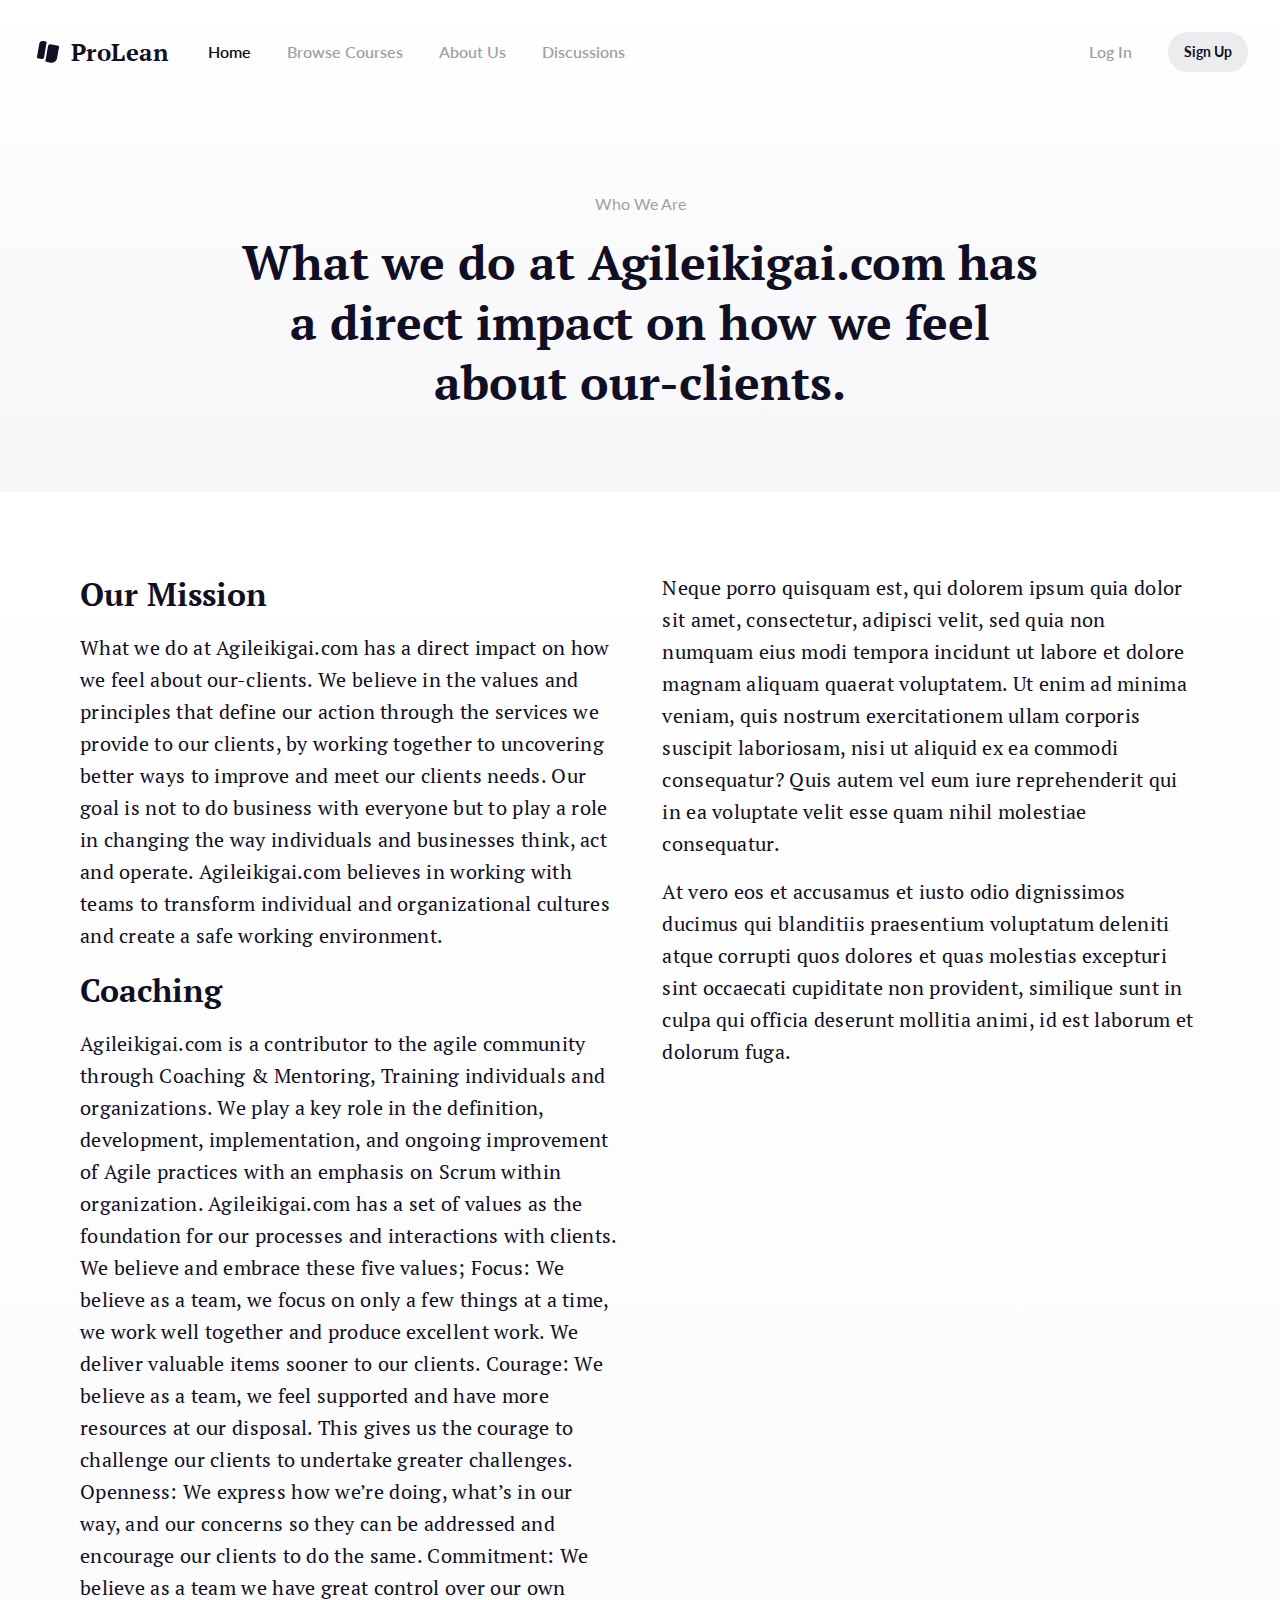
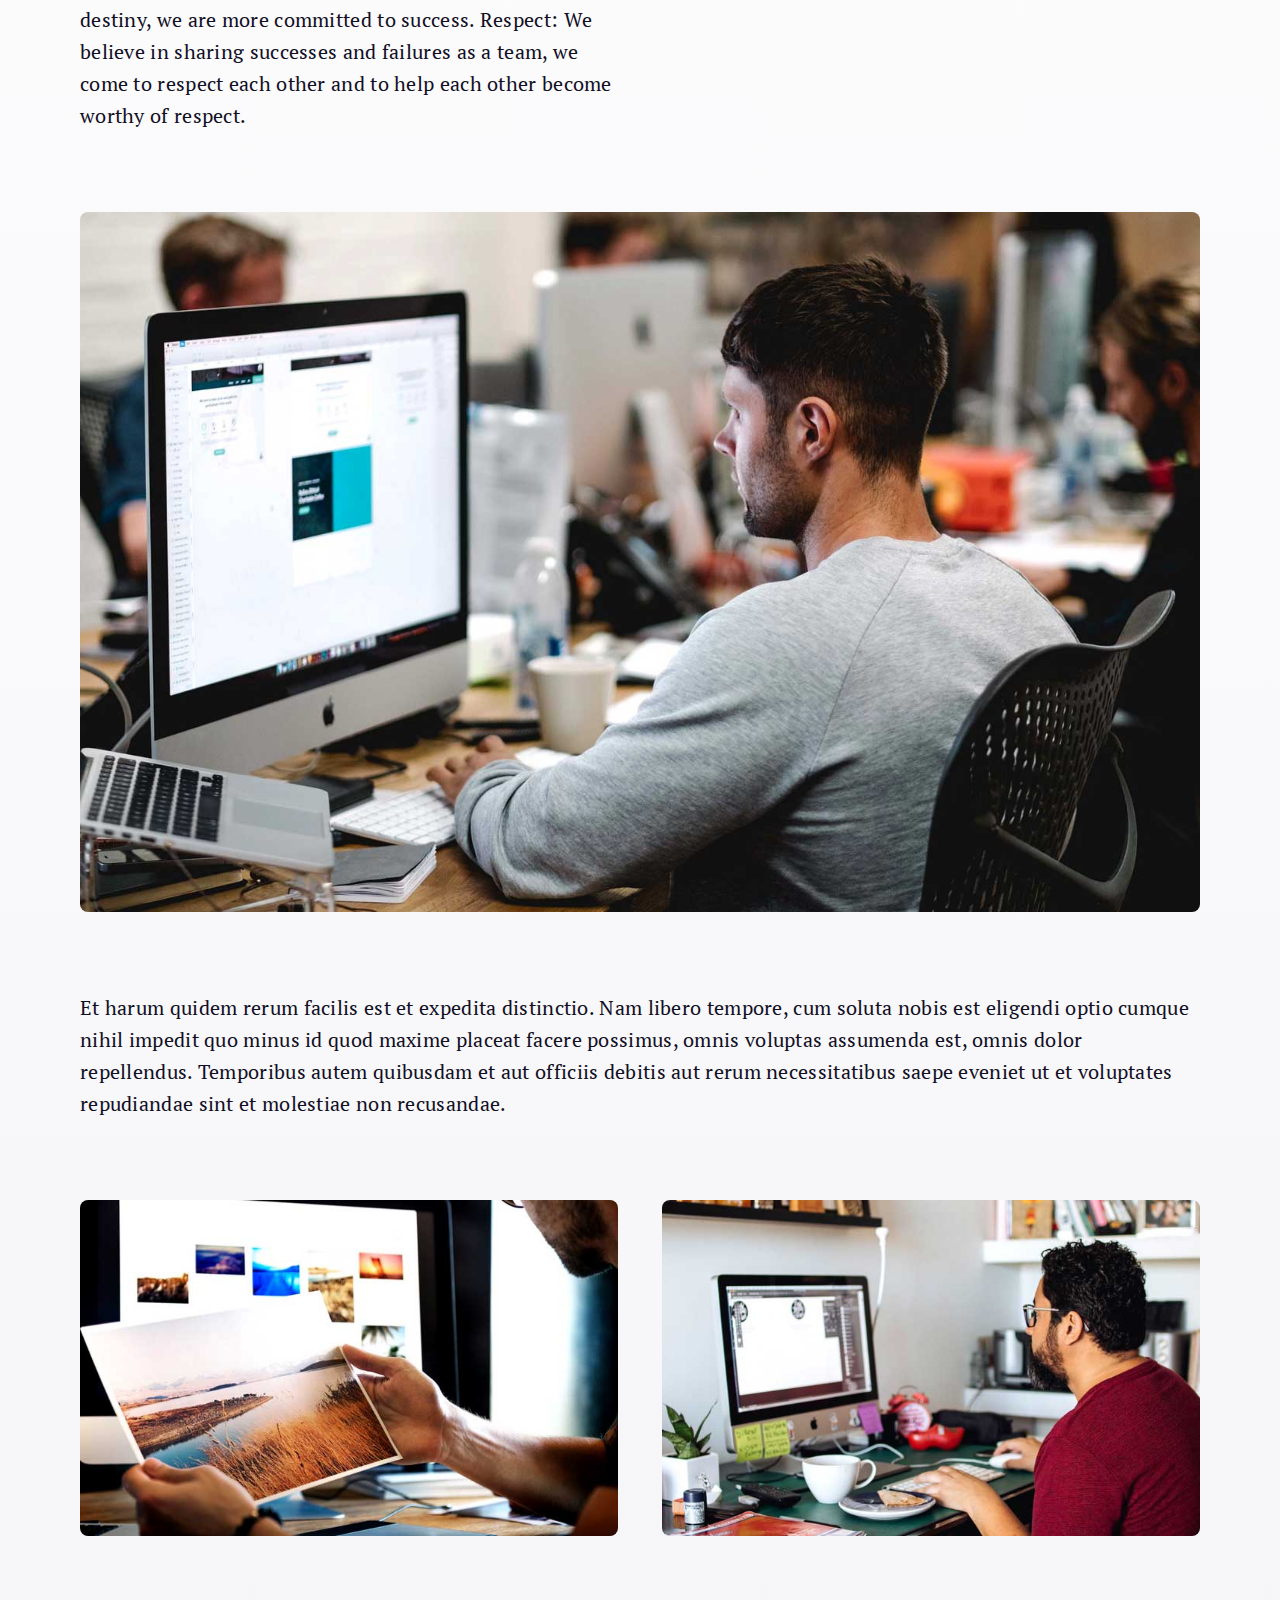
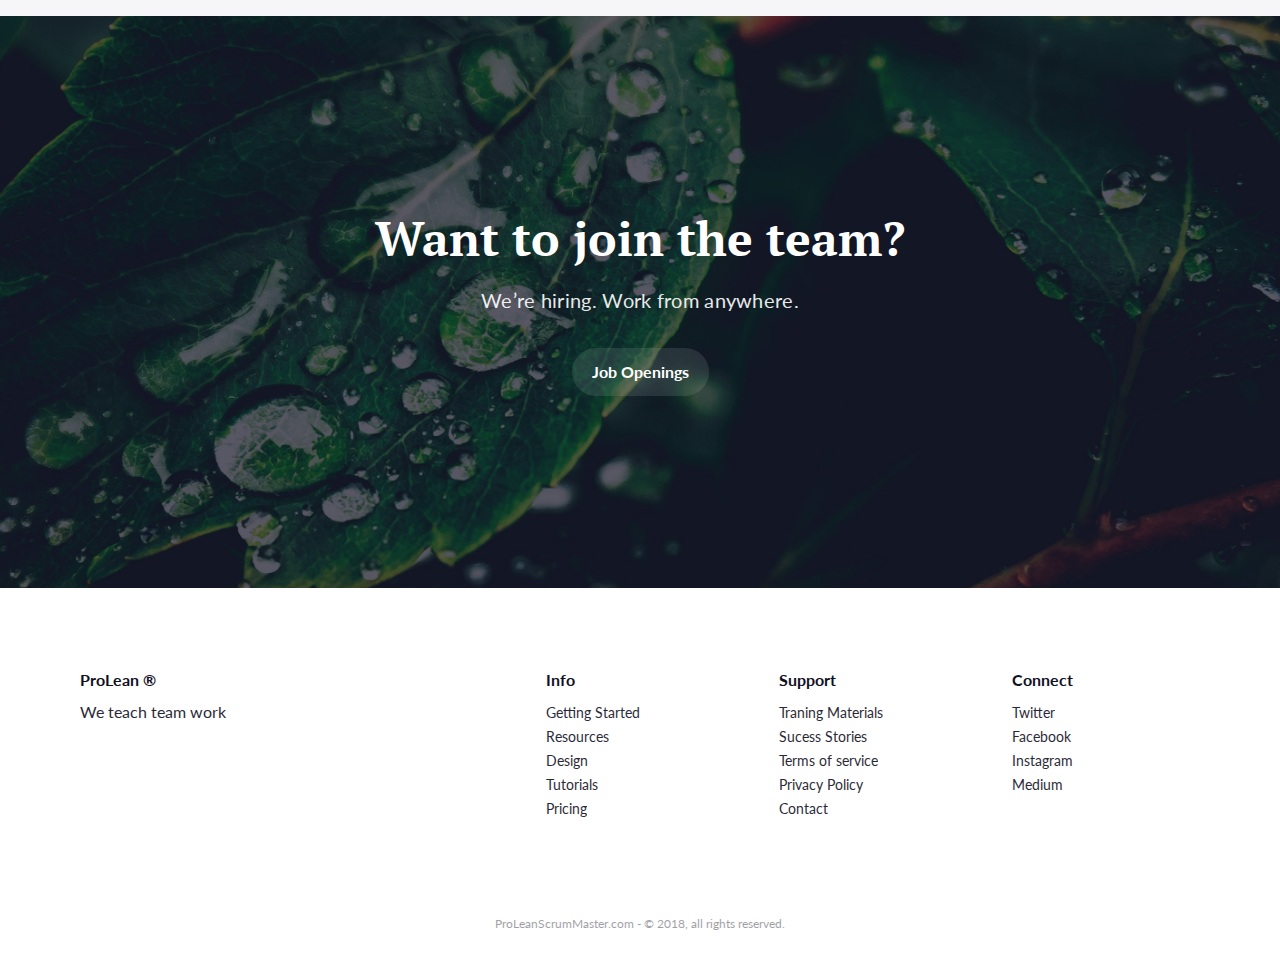
<file: about.html>
<!doctype html>
<html lang="en">
<head>
  <title>ProLean</title>
  <meta charset="utf-8">
  <meta name="description" content="Agile scrum Training to get your career on the right path">
  <meta name="viewport" content="width=device-width">
  <link rel="apple-touch-icon-precomposed" href="media/favicon.png">
  <link rel="icon" href="media/favicon.png">
  <link rel="mask-icon" href="media/favicon.svg" color="rgb(36,38,58)">
  <link rel="shortcut icon" href="media/favicon.png">
  <link rel="stylesheet" href="css/main.css">
</head>
<body class="page page-about preload">

  <header class="header-main">
    <nav>
      <a href="index.html" class="logo" rel="home"><svg xmlns="http://www.w3.org/2000/svg" xmlns:xlink="http://www.w3.org/1999/xlink" width="24" height="24" viewBox="0 0 24 24"><path d="M7.335 1.023l2.462.434a1 1 0 0 1 .811 1.159L8.004 17.388a2 2 0 0 1-2.317 1.622l-3.94-.694a1 1 0 0 1-.81-1.159L3.28 3.862a3.5 3.5 0 0 1 4.054-2.839zm7.039 3.272l7.878 1.39a1 1 0 0 1 .812 1.158l-1.997 11.325a5.5 5.5 0 0 1-6.372 4.461l-4.431-.78a1 1 0 0 1-.812-1.16l2.605-14.771a2 2 0 0 1 2.317-1.623z" fill="currentColor"/></svg>
        <span>ProLean</span>
      </a>
      <div class="nav-toggle"></div>
      <ul class="inline">
          <li><a href="index.html" class="active">Home</a></li>
          <li><a href="courses.html">Browse Courses</a></li>
          <li><a href="about.html">About Us</a></li>
          <li><a href="about.html">Discussions</a></li>
        </ul>
      <ul class="inline right">
        <li><a href="login.html">Log In</a></li>
        <li><a href="signup.html" class="button button-secondary button-m full-width-tablet" role="button">Sign Up</a></li>
      </ul>
    </nav>
  </header>

  <main>

    <section class="bg-gradient-light center padding padding-top">
      <div class="max-width-m">
        <p class="muted">Who We Are</p>
        <h1 class="hero">What we do at Agileikigai.com has a direct impact on how we feel about our-clients.</h1>
      </div>
    </section>

    <section class="bg-gradient-light padding">
      <div class="max-width-l">
        <div class="row reduce-spacing">
          <div class="col-one-half">
            <h3>Our Mission</h3>
            <p class="paragraph serif">What we do at Agileikigai.com has a direct impact on how we feel about our-clients.

                We believe in the values and principles that define our action through the services we provide to our clients, by working together to uncovering better ways to improve and meet our clients needs.
                Our goal is not to do business with everyone but to play a role in changing the way individuals and businesses think, act and operate. Agileikigai.com believes in working with teams to transform individual and organizational cultures and create a safe working environment.</p>
            
                <h3>Coaching</h3>
            <p class="paragraph serif">Agileikigai.com is a contributor to the agile community through Coaching & Mentoring, Training individuals and organizations. We play a key role in the definition, development, implementation, and ongoing improvement of Agile practices with an emphasis on Scrum within organization.

                Agileikigai.com has a set of values as the foundation for our processes and interactions with clients. We believe and embrace these five values;
                
                Focus:
                We believe as a team, we focus on only a few things at a time, we work well together and produce excellent work. We deliver valuable items sooner to our clients.
                
                Courage:
                We believe as a team, we feel supported and have more resources at our disposal. This gives us the courage to challenge our clients to undertake greater challenges.
                
                Openness:
                We express how we’re doing, what’s in our way, and our concerns so they can be addressed and encourage our clients to do the same.
                
                Commitment:
                We believe as a team we have great control over our own destiny, we are more committed to success.
                
                Respect:
                We believe in sharing successes and failures as a team, we come to respect each other and to help each other become worthy of respect.</p>
          </div>
          <div class="col-one-half">
            <p class="paragraph serif">Neque porro quisquam est, qui dolorem ipsum quia dolor sit amet, consectetur, adipisci velit, sed quia non numquam eius modi tempora incidunt ut labore et dolore magnam aliquam quaerat voluptatem. Ut enim ad minima veniam, quis nostrum exercitationem ullam corporis suscipit laboriosam, nisi ut aliquid ex ea commodi consequatur? Quis autem vel eum iure reprehenderit qui in ea voluptate velit esse quam nihil molestiae consequatur.</p>
            <p class="paragraph serif">At vero eos et accusamus et iusto odio dignissimos ducimus qui blanditiis praesentium voluptatum deleniti atque corrupti quos dolores et quas molestias excepturi sint occaecati cupiditate non provident, similique sunt in culpa qui officia deserunt mollitia animi, id est laborum et dolorum fuga.</p>
          </div>
        </div>
        <img class="full-width margin-bottom margin-top rounded" src="media/content/about-01.jpg" srcset="media/content/about-01.jpg 1x, media/content/about-01@2x.jpg 2x" alt="About">
        <p class="paragraph serif">Et harum quidem rerum facilis est et expedita distinctio. Nam libero tempore, cum soluta nobis est eligendi optio cumque nihil impedit quo minus id quod maxime placeat facere possimus, omnis voluptas assumenda est, omnis dolor repellendus. Temporibus autem quibusdam et aut officiis debitis aut rerum necessitatibus saepe eveniet ut et voluptates repudiandae sint et molestiae non recusandae.</p>
        <div class="row margin-top">
          <div class="col-one-half">
            <img class="full-width rounded" src="media/content/about-02.jpg" srcset="media/content/about-02.jpg 1x, media/content/about-02@2x.jpg 2x" alt="About">
          </div>
          <div class="col-one-half">
            <img class="full-width rounded" src="media/content/about-03.jpg" srcset="media/content/about-03.jpg 1x, media/content/about-03@2x.jpg 2x" alt="About">
          </div>
        </div>
      </div>
    </section>

    <section class="bg-image-07 dark overlay padding padding-bottom padding-top">
      <div class="center max-width-m">
        <h2>Want to join the team?</h2>
        <p class="paragraph">We’re hiring. Work from anywhere.</p>
        <a href="#" class="button button-secondary space-top" role="button">Job Openings</a>
      </div>
    </section>

    <section class="bg-gradient-light center padding" style="display: none;">
      <div class="max-width-l">
        <div class="margin-bottom max-width-m">
          <h3>Our Investors</h3>
          <p class="paragraph">We've completed a $120 million Series B financing round.</p>
        </div>
        <div class="row min-two-columns">
          <div class="col-one-fourth">
            <img src="media/content/trusted-company.png" srcset="media/content/trusted-company.png 1x, media/content/trusted-company@2x.png 2x" alt="Trusted Company">
          </div>
          <div class="col-one-fourth">
            <img src="media/content/trusted-company.png" srcset="media/content/trusted-company.png 1x, media/content/trusted-company@2x.png 2x" alt="Trusted Company">
          </div>
          <div class="col-one-fourth">
            <img src="media/content/trusted-company.png" srcset="media/content/trusted-company.png 1x, media/content/trusted-company@2x.png 2x" alt="Trusted Company">
          </div>
          <div class="col-one-fourth">
            <img src="media/content/trusted-company.png" srcset="media/content/trusted-company.png 1x, media/content/trusted-company@2x.png 2x" alt="Trusted Company">
          </div>
        </div>
      </div>
    </section>

  </main>

  <footer class="footer-main">
    <div class="padding">
      <div class="row center-desktop max-width-l">
        <div class="col-two-fifths">
          <h6>ProLean ®</h6>
          <p>We teach team work</p>
        </div>
        <div class="col-one-fifth">
          <h6>Info</h6>
          <ul class="blank">
            <li><a href="#">Getting Started</a></li>
            <li><a href="#">Resources</a></li>
            <li><a href="#">Design</a></li>
            <li><a href="#">Tutorials</a></li>
            <li><a href="#">Pricing</a></li>
          </ul>
        </div>
        <div class="col-one-fifth">
          <h6>Support</h6>
          <ul class="blank">
              <li><a href="#">Traning Materials</a></li>
              <li><a href="#">Sucess Stories</a></li>
              <li><a href="#">Terms of service</a></li>
              <li><a href="#">Privacy Policy</a></li>
              <li><a href="#">Contact</a></li>
            </ul>
        </div>
        <div class="col-one-fifth">
          <h6>Connect</h6>
          <ul class="blank">
            <li><a href="#">Twitter</a></li>
            <li><a href="#">Facebook</a></li>
            <li><a href="#">Instagram</a></li>
            <li><a href="#">Medium</a></li>
          </ul>
        </div>
      </div>
    </div>
    <p class="copyright"><span>ProLeanScrumMaster.com </span><a href="https://uiuxassets.com/" target="_blank"></a><span> - © 2018, all rights reserved.</span></p>
  </footer>

  <script src="js/jquery.min.js"></script>
  <script src="js/main.js"></script>
</body>
</html>
</file>
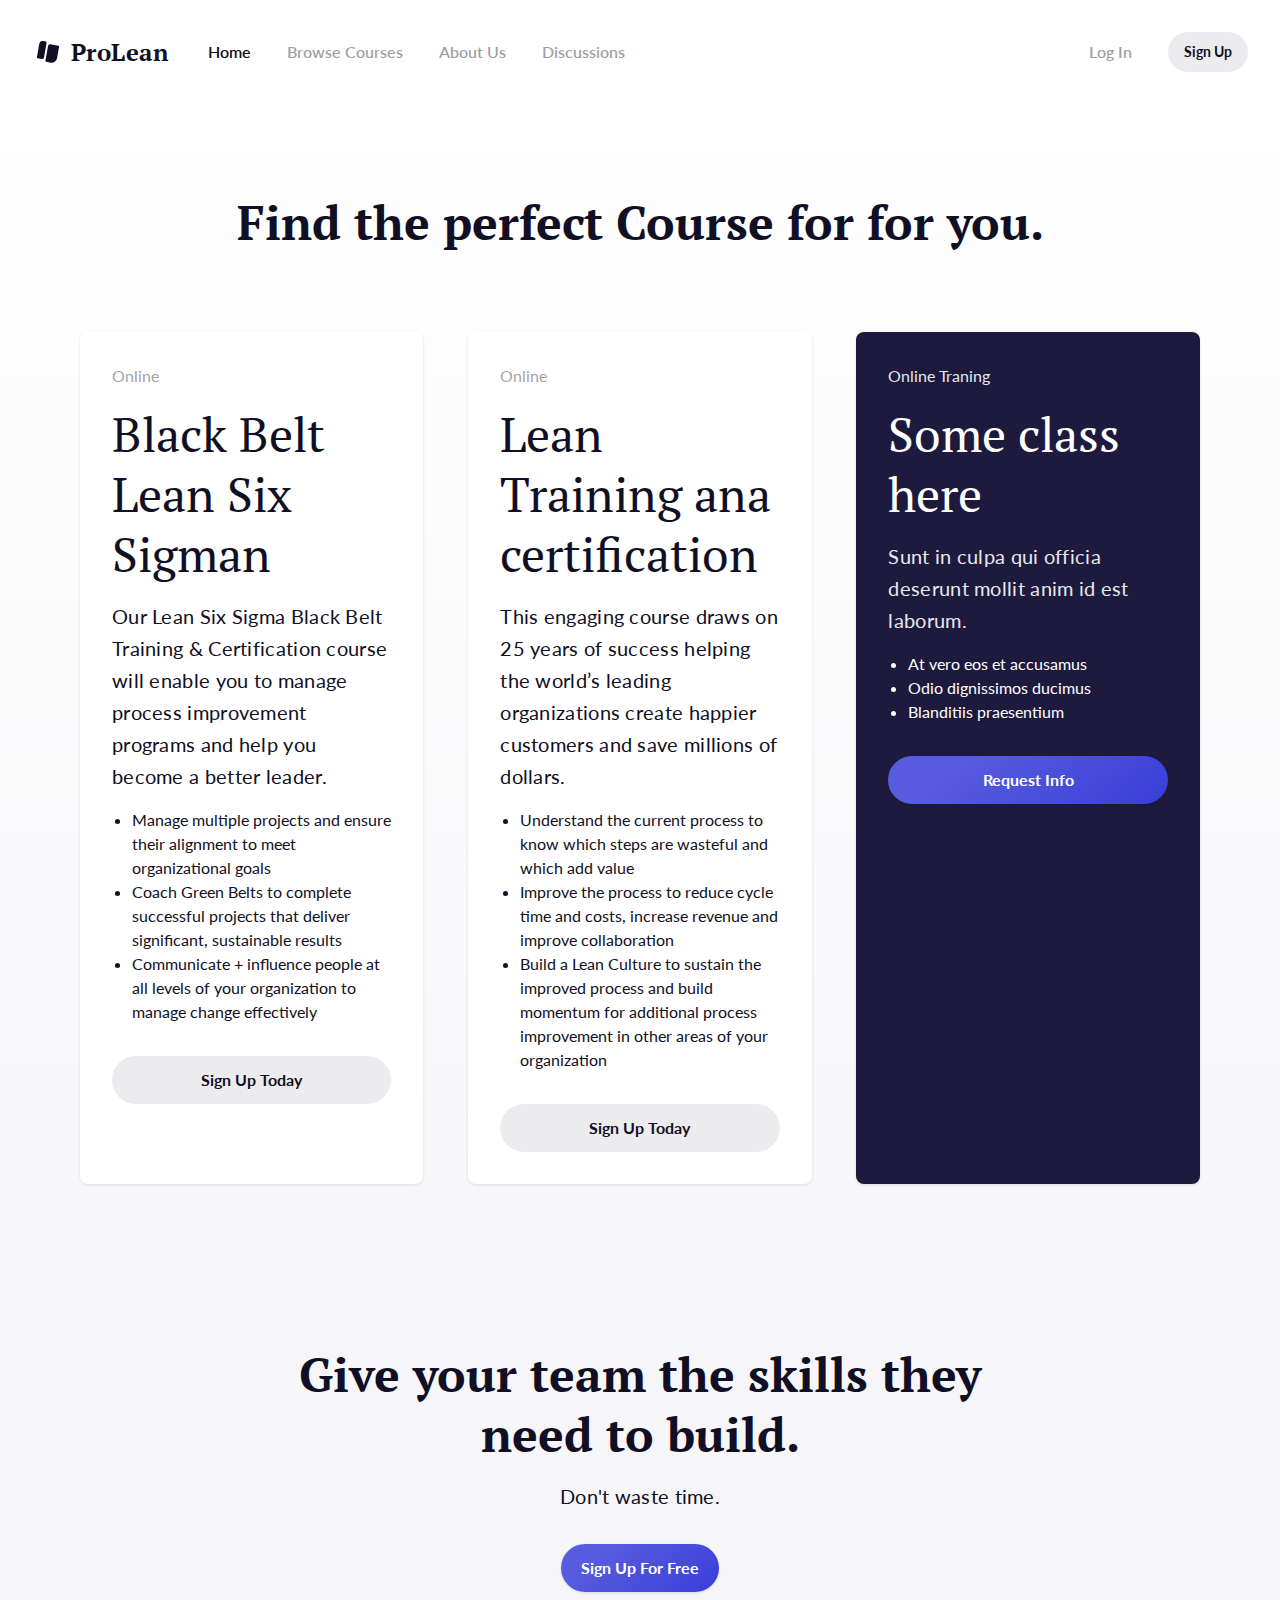
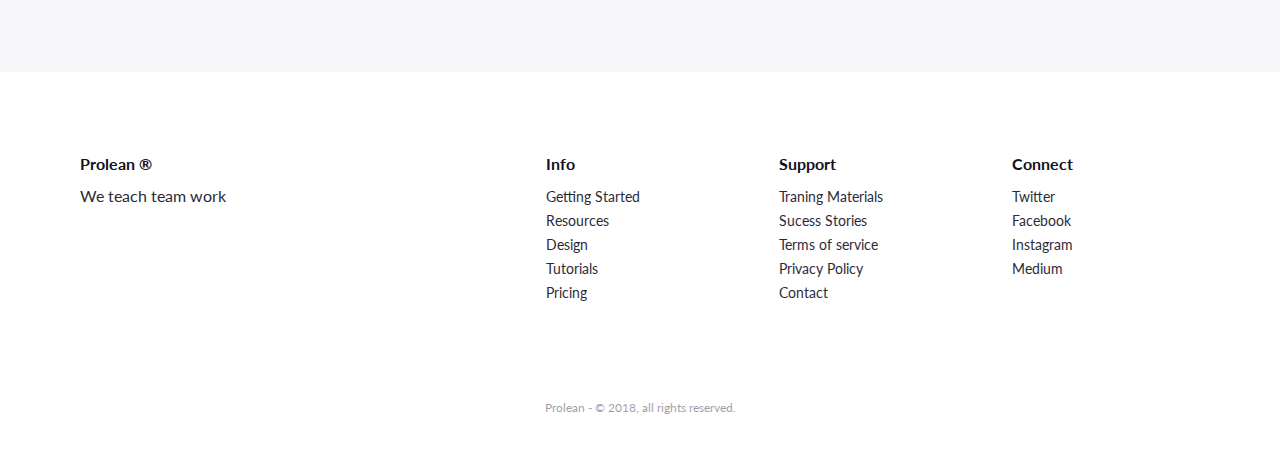
<file: courses.html>
<!doctype html>
<html lang="en">
<head>
  <title>Prolean</title>
  <meta charset="utf-8">
  <meta name="description" content="Agile scrum Training to get your career on the right path">
  <meta name="viewport" content="width=device-width">
  <link rel="apple-touch-icon-precomposed" href="media/favicon.png">
  <link rel="icon" href="media/favicon.png">
  <link rel="mask-icon" href="media/favicon.svg" color="rgb(36,38,58)">
  <link rel="shortcut icon" href="media/favicon.png">
  <link rel="stylesheet" href="css/main.css">
</head>
<body class="page page-pricing preload">

  <header class="header-main">
    <nav>
      <a href="index.html" class="logo" rel="home"><svg xmlns="http://www.w3.org/2000/svg" xmlns:xlink="http://www.w3.org/1999/xlink" width="24" height="24" viewBox="0 0 24 24"><path d="M7.335 1.023l2.462.434a1 1 0 0 1 .811 1.159L8.004 17.388a2 2 0 0 1-2.317 1.622l-3.94-.694a1 1 0 0 1-.81-1.159L3.28 3.862a3.5 3.5 0 0 1 4.054-2.839zm7.039 3.272l7.878 1.39a1 1 0 0 1 .812 1.158l-1.997 11.325a5.5 5.5 0 0 1-6.372 4.461l-4.431-.78a1 1 0 0 1-.812-1.16l2.605-14.771a2 2 0 0 1 2.317-1.623z" fill="currentColor"/></svg>
        <span>ProLean</span>
      </a>
      <div class="nav-toggle"></div>
      <ul class="inline">
        <li><a href="index.html" class="active">Home</a></li>
        <li><a href="pricing.html">Browse Courses</a></li>
        <li><a href="about.html">About Us</a></li>
        <li><a href="about.html">Discussions</a></li>
      </ul>
      <ul class="inline right">
        <li><a href="login.html">Log In</a></li>
        <li><a href="signup.html" class="button button-secondary button-m full-width-tablet" role="button">Sign Up</a></li>
      </ul>
    </nav>
  </header>

  <main>

    <section class="bg-gradient-light padding padding-top">
      <div class="center max-width-l">
        <h1 class="hero">Find the perfect Course for for you.</h1>
      </div>
      <div class="row margin-top max-width-l">
        <div class="col-one-third card card-content">
          <p class="muted">Online</p>
          <h2>
            <span class="pricing-price">Black Belt Lean Six Sigman</span>
          </h2>
          <p class="paragraph">Our Lean Six Sigma Black Belt Training & Certification course will enable you to manage process improvement programs and help you become a better leader.</p>
          <ul class="space-bottom">
            <li>Manage multiple projects and ensure their alignment to meet organizational goals</li>
            <li>Coach Green Belts to complete successful projects that deliver significant, sustainable results</li>
            <li>Communicate + influence people at all levels of your organization to manage change effectively</li>
          </ul>
          <a href="signup.html" class="button button-secondary full-width space-top" role="button">Sign Up Today</a>
        </div>
        <div class="col-one-third card card-content">
          <p class="muted">Online</p>
          <h2>
            <span class="pricing-price">Lean Training ana certification</span>
            <span class="pricing-duration muted sans"></span>
          </h2>
          <p class="paragraph">This engaging course draws on 25 years of success helping the world’s leading organizations create happier customers and save millions of dollars.</p>
          <ul class="space-bottom">
            <li>Understand the current process to know which steps are wasteful and which add value</li>
            <li>Improve the process to reduce cycle time and costs, increase revenue and improve collaboration</li>
            <li>Build a Lean Culture to sustain the improved process and build momentum for additional process improvement in other areas of your organization</li>
          </ul>
          <a href="signup.html" class="button button-secondary full-width space-top" role="button">Sign Up Today</a>
        </div>
        <div class="col-one-third card card-content dark">
          <p class="muted">Online Traning</p>
          <h2>
            <span class="pricing-price">Some class here</span>
            <span class="pricing-duration muted sans"></span>
          </h2>
          <p class="paragraph">Sunt in culpa qui officia deserunt mollit anim id est laborum.</p>
          <ul class="space-bottom">
            <li>At vero eos et accusamus</li>
            <li>Odio dignissimos ducimus</li>
            <li>Blanditiis praesentium</li>
          </ul>
          <a href="signup.html" class="button button-primary full-width space-top" role="button">Request Info</a>
        </div>
      </div>
    </section>

    <section class="bg-gradient-light padding" style="display: none">
      <div class="bg-image-08 dark margin-bottom max-width-l overlay padding padding-bottom padding-top rounded">
        <div class="center max-width-m">
          <h2>Packed With Epic Features</h2>
          <p class="paragraph">So you can focus on your most important work.</p>
        </div>
      </div>
      <div class="row center margin-bottom max-width-l min-two-columns">
        <div class="col-one-fourth">
          <i class="feature-icons material-icons">format_shapes</i>
          <h6>Minimal Design</h6>
          <p class="muted paragraph">Sed ut perspiciatis unde omnis iste natus.</p>
        </div>
        <div class="col-one-fourth">
          <i class="feature-icons material-icons">network_check</i>
          <h6>Rocket Fast</h6>
          <p class="muted paragraph">Sed ut perspiciatis unde omnis iste natus.</p>
        </div>
        <div class="col-one-fourth">
          <i class="feature-icons material-icons">line_style</i>
          <h6>Framework</h6>
          <p class="muted paragraph">Sed ut perspiciatis unde omnis iste natus.</p>
        </div>
        <div class="col-one-fourth">
          <i class="feature-icons material-icons">chrome_reader_mode</i>
          <h6>Style Guide</h6>
          <p class="muted paragraph">Sed ut perspiciatis unde omnis iste natus.</p>
        </div>
      </div>
      <div class="row center max-width-l min-two-columns">
        <div class="col-one-fourth">
          <i class="feature-icons material-icons">code</i>
          <h6>CSS + SASS</h6>
          <p class="muted paragraph">Sed ut perspiciatis unde omnis iste natus.</p>
        </div>
        <div class="col-one-fourth">
          <i class="feature-icons material-icons">settings</i>
          <h6>Customizable</h6>
          <p class="muted paragraph">Sed ut perspiciatis unde omnis iste natus.</p>
        </div>
        <div class="col-one-fourth">
          <i class="feature-icons material-icons">dashboard</i>
          <h6>Modular Design</h6>
          <p class="muted paragraph">Sed ut perspiciatis unde omnis iste natus.</p>
        </div>
        <div class="col-one-fourth">
          <i class="feature-icons material-icons">check</i>
          <h6>HTML5 Valid</h6>
          <p class="muted paragraph">Sed ut perspiciatis unde omnis iste natus.</p>
        </div>
      </div>
    </section>

    <section class="bg-light padding">
      <div class="center max-width-m">
        <h2>Give your team the skills they need to build.</h2>
        <p class="paragraph">Don't waste time.</p>
        <a href="signup.html" class="button button-primary space-top" role="button">Sign Up For Free</a>
      </div>
    </section>

  </main>

  <footer class="footer-main">
    <div class="padding">
      <div class="row center-desktop max-width-l">
        <div class="col-two-fifths">
          <h6>Prolean ®</h6>
          <p>We teach team work</p>
        </div>
        <div class="col-one-fifth">
          <h6>Info</h6>
          <ul class="blank">
            <li><a href="#">Getting Started</a></li>
            <li><a href="#">Resources</a></li>
            <li><a href="#">Design</a></li>
            <li><a href="#">Tutorials</a></li>
            <li><a href="#">Pricing</a></li>
          </ul>
        </div>
        <div class="col-one-fifth">
          <h6>Support</h6>
          <ul class="blank">
            <li><a href="#">Traning Materials</a></li>
            <li><a href="#">Sucess Stories</a></li>
            <li><a href="#">Terms of service</a></li>
            <li><a href="#">Privacy Policy</a></li>
            <li><a href="#">Contact</a></li>
          </ul>
        </div>
        <div class="col-one-fifth">
          <h6>Connect</h6>
          <ul class="blank">
            <li><a href="#">Twitter</a></li>
            <li><a href="#">Facebook</a></li>
            <li><a href="#">Instagram</a></li>
            <li><a href="#">Medium</a></li>
          </ul>
        </div>
      </div>
    </div>
    <p class="copyright"><span>Prolean</span><a href="#" target="_blank"></a><span> - © 2018, all rights reserved.</span></p>
  </footer>

  <script src="js/jquery.min.js"></script>
  <script src="js/main.js"></script>
</body>
</html>
</file>
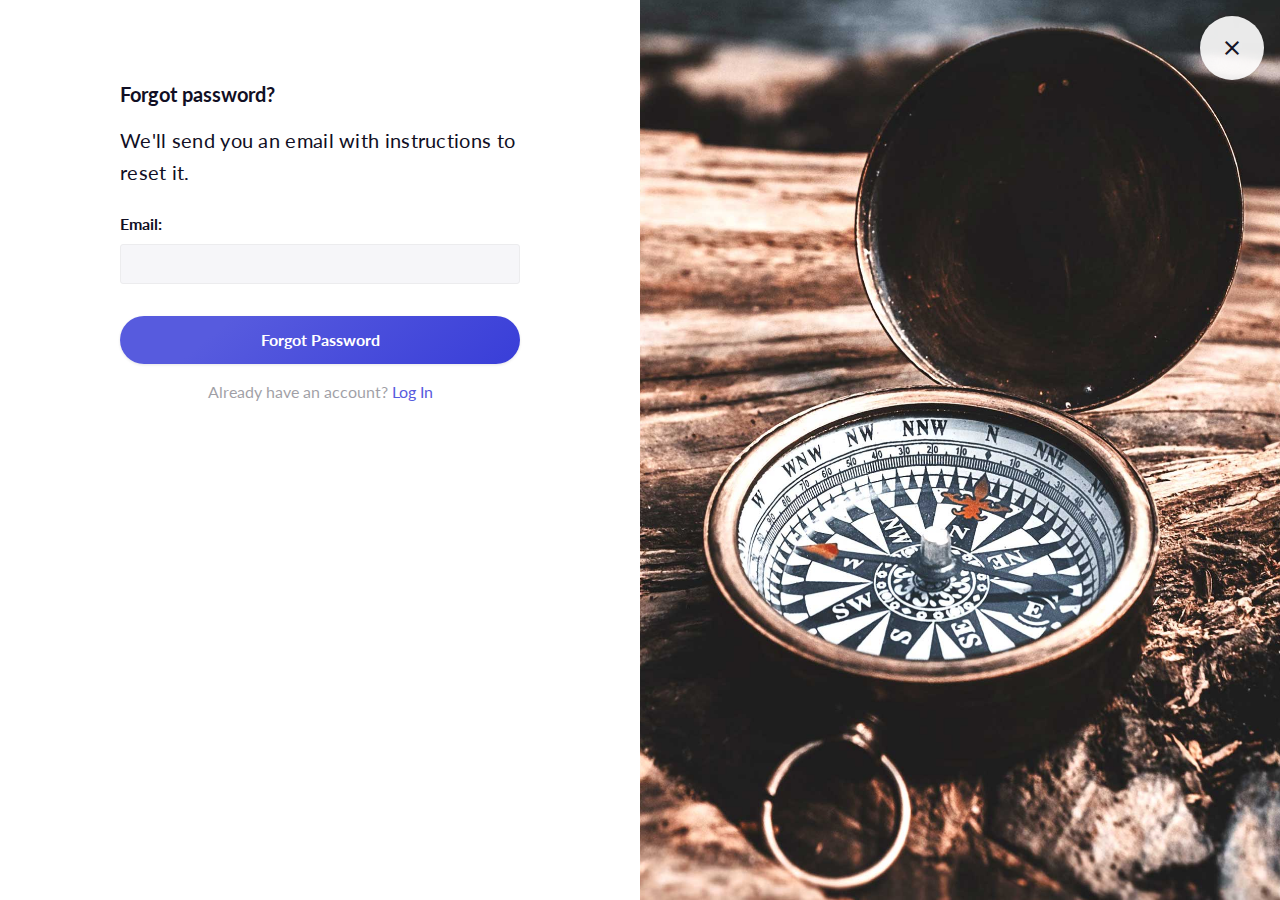
<file: forgot-password.html>
<!doctype html>
<html lang="en">
<head>
  <title>Prolean Scrum master</title>
  <meta charset="utf-8">
  <meta name="description" content="Agile scrum Training to get your career on the right path">
  <meta name="viewport" content="width=device-width">
  <link rel="apple-touch-icon-precomposed" href="media/favicon.png">
  <link rel="icon" href="media/favicon.png">
  <link rel="mask-icon" href="media/favicon.svg" color="rgb(36,38,58)">
  <link rel="shortcut icon" href="media/favicon.png">
  <link rel="stylesheet" href="css/main.css">
</head>
<body class="page page-onboarding preload">

  <main>

    <a href="index.html" class="button button-close" role="button"></a>

    <section class="row no-gutter reverse-order">
      <div class="col-one-half middle padding">
        <div class="max-width-s">
          <h5>Forgot password?</h5>
          <p class="paragraph">We'll send you an email with instructions to reset it.</p>
          <form>
            <div class="form-group">
              <label for="email">Email:</label>
              <input id="email" type="email" name="email">
            </div>
            <a href="#" class="button button-primary full-width space-top" role="button">Forgot Password</a>
          </form>
        </div>
        <div class="center max-width-s space-top">
          <span class="muted">Already have an account? </span><a href="login.html">Log In</a>
        </div>
      </div>
      <div class="col-one-half bg-image-06 featured-image"></div>
    </section>

  </main>

  <script src="js/jquery.min.js"></script>
  <script src="js/main.js"></script>
</body>
</html>
</file>
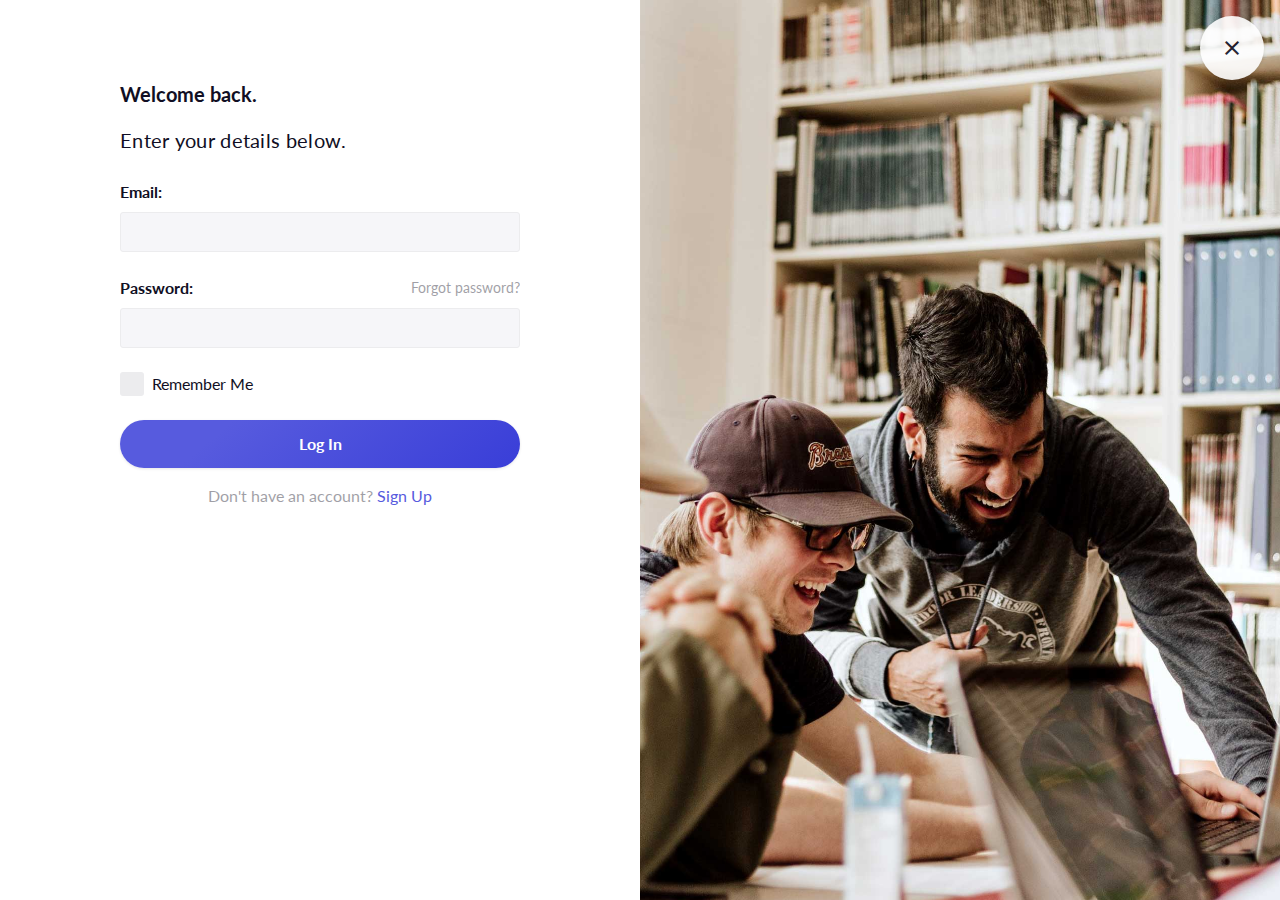
<file: login.html>
<!doctype html>
<html lang="en">
<head>
  <title>Prolean</title>
  <meta charset="utf-8">
  <meta name="description" content="Agile scrum Training to get your career on the right path">
  <meta name="viewport" content="width=device-width">
  <link rel="apple-touch-icon-precomposed" href="media/favicon.png">
  <link rel="icon" href="media/favicon.png">
  <link rel="mask-icon" href="media/favicon.svg" color="rgb(36,38,58)">
  <link rel="shortcut icon" href="media/favicon.png">
  <link rel="stylesheet" href="css/main.css">
</head>
<body class="page page-onboarding preload">

  <main>

    <a href="index.html" class="button button-close" role="button"></a>

    <section class="row no-gutter reverse-order">
      <div class="col-one-half middle padding">
        <div class="max-width-s">
          <h5>Welcome back.</h5>
          <p class="paragraph">Enter your details below.</p>
          <form>
            <div class="form-group">
              <label for="email">Email:</label>
              <input id="email" type="email" name="email">
            </div>
            <div class="form-group">
              <label for="password">Password:</label>
              <input id="password" type="password" name="login-password">
              <a href="forgot-password.html" class="form-help">Forgot password?</a>
            </div>
            <div class="form-group">
              <input id="remember-me" type="checkbox" name="remember-me">
              <label for="remember-me" class="checkbox">Remember Me</label>
            </div>
            <a href="#" class="button button-primary full-width" role="button">Log In</a>
          </form>
        </div>
        <div class="center max-width-s space-top">
          <span class="muted">Don't have an account? </span><a href="signup.html">Sign Up</a>
        </div>
      </div>
      <div class="col-one-half bg-image-04 featured-image"></div>
    </section>

  </main>

  <script src="js/jquery.min.js"></script>
  <script src="js/main.js"></script>
</body>
</html>
</file>
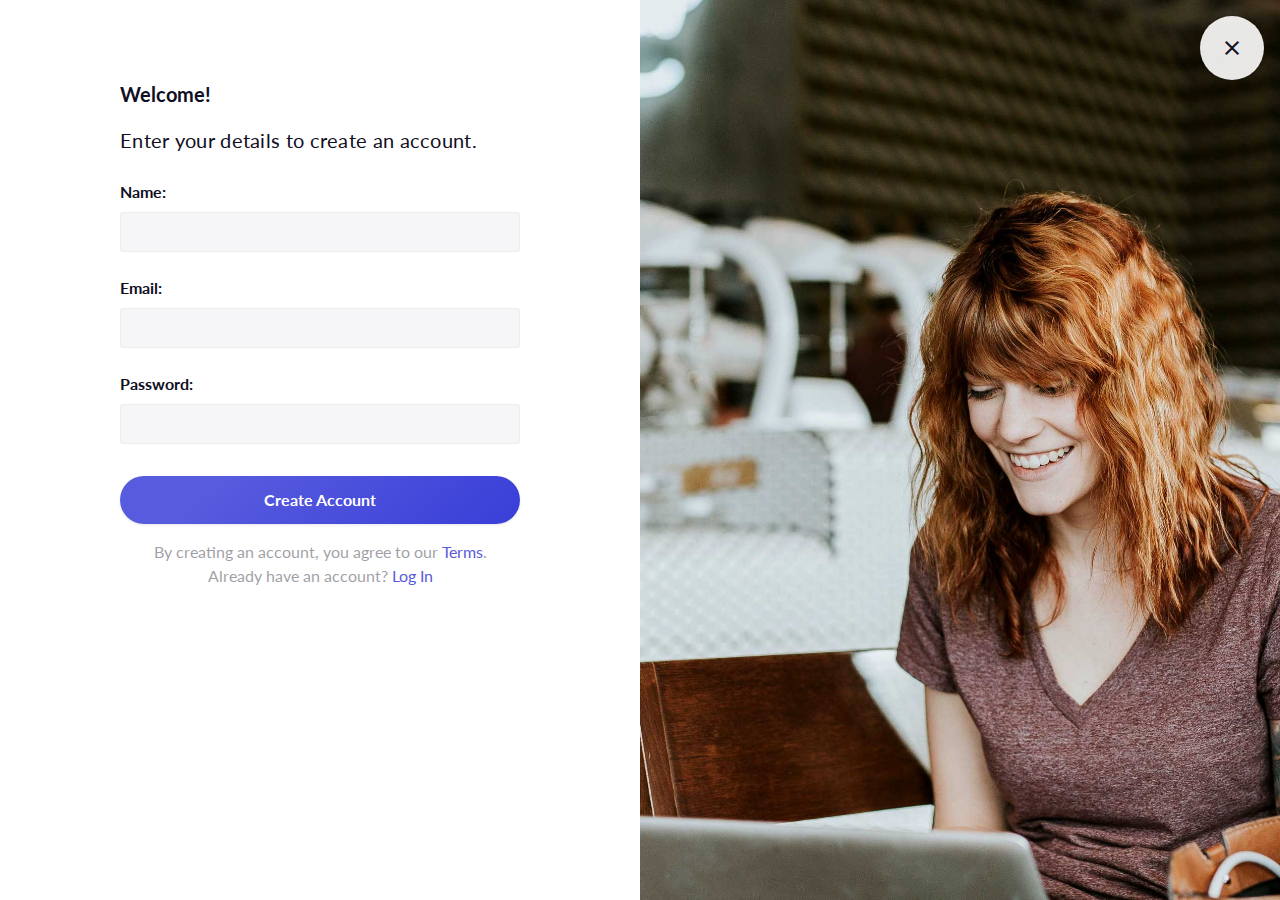
<file: signup.html>
<!doctype html>
<html lang="en">
<head>
  <title>Prolean Scrum Master</title>
  <meta charset="utf-8">
  <meta name="description" content="Agile scrum Training to get your career on the right path">
  <meta name="viewport" content="width=device-width">
  <link rel="apple-touch-icon-precomposed" href="media/favicon.png">
  <link rel="icon" href="media/favicon.png">
  <link rel="mask-icon" href="media/favicon.svg" color="rgb(36,38,58)">
  <link rel="shortcut icon" href="media/favicon.png">
  <link rel="stylesheet" href="css/main.css">
</head>
<body class="page page-onboarding preload">

  <main>

    <a href="index.html" class="button button-close" role="button"></a>

    <section class="row no-gutter reverse-order">
      <div class="col-one-half middle padding">
        <div class="max-width-s">
          <h5>Welcome!</h5>
          <p class="paragraph">Enter your details to create an account.</p>
          <form>
            <div class="form-group">
              <label for="name">Name:</label>
              <input id="name" type="text" name="name">
            </div>
            <div class="form-group">
              <label for="email">Email:</label>
              <input id="email" type="email" name="email">
            </div>
            <div class="form-group">
              <label for="password">Password:</label>
              <input id="password" type="password" name="signup-password">
            </div>
            <a href="#" class="button button-primary full-width space-top" role="button">Create Account</a>
          </form>
        </div>
        <div class="center max-width-s space-top">
          <span class="muted">By creating an account, you agree to our </span><a href="#">Terms</a><span class="muted">.</span>
        </div>
        <div class="center max-width-s">
          <span class="muted">Already have an account? </span><a href="login.html">Log In</a>
        </div>
      </div>
      <div class="col-one-half bg-image-05 featured-image"></div>
    </section>

  </main>

  <script src="js/jquery.min.js"></script>
  <script src="js/main.js"></script>
</body>
</html>
</file>
<file: css/main.css>
/*!
 *
 *   Template Name: Opalin HTML Template
 *   Template URI: https://uiuxassets.com/assets/opalin-html-template/
 *   Author: UI/UX Assets <hello@uiuxassets.com>
 *   Author URI: https://uiuxassets.com/
 *   Version: v1.0.0
 *   License: GNU General Public License, Version 2
 *   License URI: http://www.gnu.org/licenses/gpl-2.0.html
 *   Copyright (C) 2018 UI/UX Assets
 *
*/
/* -----------------------------------------------------------------------------

Table Of Contents

1.0 - Base
  1.1 - Reset
  1.2 - Typography
  1.3 - Grid

2.0 - Tools
  2.1 - Align
  2.2 - Background
  2.3 - Divider
  2.4 - Full Screen
  2.5 - Full Width
  2.6 - Max Width
  2.7 - Min Width
  2.8 - Opacity
  2.9 - Rounded
  2.10 - Shadow
  2.11 - Spacing

3.0 - Components
  3.1 - Alerts
  3.2 - Buttons
  3.3 - Card
  3.4 - Footer
  3.5 - Forms
  3.6 - Header
  3.7 - Icons
  3.8 - List
  3.9 - Logo
  3.10 - Pricing
  3.11 - Table

4.0 - Pages
  4.1 - Onboarding

----------------------------------------------------------------------------- */
@import url("https://fonts.googleapis.com/css?family=Lato:300,400,700,900");
@import url("https://fonts.googleapis.com/css?family=PT+Serif:400,700");
@import url("https://fonts.googleapis.com/icon?family=Material+Icons");
/* -----------------------------------------------------------------------------

# Base - Reset

----------------------------------------------------------------------------- */
/*! normalize.css v7.0.0 | MIT License | github.com/necolas/normalize.css */
html button, html hr, html input {
  overflow: visible;
}

html audio, html canvas, html progress, html video {
  display: inline-block;
}

html progress, html sub, html sup {
  vertical-align: baseline;
}

html [type=checkbox], html [type=radio], html legend {
  box-sizing: border-box;
  padding: 0;
}

html html {
  -ms-text-size-adjust: 100%;
  -webkit-text-size-adjust: 100%;
}

html body {
  margin: 0;
}

html article, html aside, html details, html figcaption, html figure, html footer, html header, html main, html menu, html nav, html section {
  display: block;
}

html figure {
  margin: 1em 40px;
}

html hr {
  box-sizing: content-box;
  height: 0;
}

html code, html kbd, html pre, html samp {
  font-family: monospace,monospace;
  font-size: 1em;
}

html a {
  background-color: transparent;
  -webkit-text-decoration-skip: objects;
}

html abbr[title] {
  border-bottom: none;
  text-decoration: underline;
  text-decoration: underline dotted;
}

html b, html strong {
  font-weight: bolder;
}

html dfn {
  font-style: italic;
}

html mark {
  background-color: #ff0;
  color: #000;
}

html small {
  font-size: 80%;
}

html sub, html sup {
  font-size: 75%;
  line-height: 0;
  position: relative;
}

html sub {
  bottom: -.25em;
}

html sup {
  top: -.5em;
}

html audio:not([controls]) {
  display: none;
  height: 0;
}

html img {
  border-style: none;
}

html svg:not(:root) {
  overflow: hidden;
}

html button, html input, html optgroup, html select, html textarea {
  font-family: sans-serif;
  font-size: 100%;
  margin: 0;
}

html button, html select {
  text-transform: none;
}

html [type=reset], html [type=submit], html button, html html [type=button] {
  -webkit-appearance: button;
}

html [type=button]::-moz-focus-inner, html [type=reset]::-moz-focus-inner, html [type=submit]::-moz-focus-inner, html button::-moz-focus-inner {
  border-style: none;
  padding: 0;
}

html [type=button]:-moz-focusring, html [type=reset]:-moz-focusring, html [type=submit]:-moz-focusring, html button:-moz-focusring {
  outline: ButtonText dotted 1px;
}

html fieldset {
  padding: .35em .75em .625em;
}

html legend {
  color: inherit;
  display: table;
  max-width: 100%;
  white-space: normal;
}

html textarea {
  overflow: auto;
}

html [type=number]::-webkit-inner-spin-button, html [type=number]::-webkit-outer-spin-button {
  height: auto;
}

html [type=search] {
  -webkit-appearance: textfield;
  outline-offset: -2px;
}

html [type=search]::-webkit-search-cancel-button, html [type=search]::-webkit-search-decoration {
  -webkit-appearance: none;
}

html ::-webkit-file-upload-button {
  -webkit-appearance: button;
  font: inherit;
}

html summary {
  display: list-item;
}

html [hidden], html template {
  display: none;
}

/* Defaults */
html {
  -webkit-box-sizing: border-box;
  -moz-box-sizing: border-box;
  box-sizing: border-box;
  -webkit-font-smoothing: antialiased;
  -moz-osx-font-smoothing: grayscale;
  text-rendering: optimizeLegibility;
}

*,
*:before,
*:after {
  box-sizing: inherit;
}

.preload * {
  -webkit-transition: none !important;
  -moz-transition: none !important;
  -ms-transition: none !important;
  -o-transition: none !important;
  transition: none !important;
}

img {
  -webkit-flex-shrink: 0;
  -moz-flex-shrink: 0;
  -ms-flex-shrink: 0;
  flex-shrink: 0;
  max-width: 100%;
  vertical-align: bottom;
}

section {
  overflow: hidden;
}

::selection {
  background: #575bde;
  color: #fff;
}

::-moz-selection {
  background: #575bde;
  color: #fff;
}

/* -----------------------------------------------------------------------------

# Base - Typography

----------------------------------------------------------------------------- */
html {
  font-size: 16px;
  font-weight: 400;
  line-height: 24px;
}

body {
  color: #110f24;
  font-family: "Lato", Helvetica, sans-serif;
  font-size: 1rem;
  line-height: 1.5rem;
  overflow-x: hidden;
}

a {
  -webkit-transition: all 0.2s;
  -moz-transition: all 0.2s;
  -ms-transition: all 0.2s;
  -o-transition: all 0.2s;
  transition: all 0.2s;
  color: #575bde;
  cursor: pointer;
  text-decoration: none;
}

a:hover:not(.button) {
  color: #110f24;
  opacity: 0.9;
}

blockquote {
  font-size: 1.25rem;
  font-weight: 400;
  letter-spacing: 0.3px;
  line-height: 2rem;
  -webkit-border-radius: 0.1875rem;
  -moz-border-radius: 0.1875rem;
  border-radius: 0.1875rem;
  background: #f6f6f9;
  border-left: 3px solid #ccced0;
  font-style: italic;
  margin: 0 0 1rem 0;
  padding: 1rem;
}

h1,
h2,
h3,
h4,
h5,
h6 {
  margin: 0 0 1rem 0;
}

h1:last-child,
h2:last-child,
h3:last-child,
h4:last-child,
h5:last-child,
h6:last-child {
  margin: 0;
}

h1,
h2,
h3 {
  font-family: "PT Serif", Georgia, serif;
}

h4,
h5,
h6 {
  font-family: "Lato", Helvetica, sans-serif;
}

h1 {
  font-size: 4rem;
  font-weight: 900;
  line-height: 5.25rem;
}

h1.hero {
  font-size: 3rem;
  font-weight: 900;
  line-height: 3.75rem;
}

@media only screen and (max-width: 479px) {
  h1 {
    font-size: 3rem;
    line-height: 3.75rem;
  }
  h1.hero {
    font-size: 2.5rem;
    line-height: 3.25rem;
  }
}

h2 {
  font-size: 3rem;
  font-weight: 900;
  line-height: 3.75rem;
}

@media only screen and (max-width: 479px) {
  h2 {
    font-size: 2.5rem;
    line-height: 3.25rem;
  }
}

h3 {
  font-size: 2rem;
  font-weight: 900;
  line-height: 2.75rem;
}

@media only screen and (max-width: 479px) {
  h3 {
    font-size: 1.75rem;
    line-height: 2.25rem;
  }
}

h4 {
  font-size: 1.5rem;
  font-weight: 700;
  line-height: 2.25rem;
}

h5 {
  font-size: 1.25rem;
  font-weight: 700;
  line-height: 1.75rem;
}

h6 {
  font-size: 1rem;
  font-weight: 700;
  line-height: 1.5rem;
  margin: 0 0 0.5rem 0;
}

p {
  margin: 0 0 1rem 0;
}

p:last-child {
  margin: 0;
}

.lead {
  font-size: 1.5rem;
  font-weight: 400;
  line-height: 2rem;
}

@media only screen and (max-width: 479px) {
  .lead {
    font-size: 1.5rem;
    line-height: 2rem;
  }
}

.paragraph {
  font-size: 1.25rem;
  font-weight: 400;
  letter-spacing: 0.3px;
  line-height: 2rem;
}

.paragraph.serif {
  font-family: "PT Serif", Georgia, serif;
}

@media only screen and (max-width: 479px) {
  .paragraph {
    font-size: 1.125rem;
    letter-spacing: normal;
    line-height: 1.75rem;
  }
}

.muted {
  opacity: 0.4;
}

.dark {
  color: #fff;
}

.dark a:not(.button) {
  color: #fff;
}

.dark blockquote {
  background: #110f24;
}

.dark p {
  opacity: 0.9;
}

/* -----------------------------------------------------------------------------

# Base - Grid

----------------------------------------------------------------------------- */
.row {
  display: table;
  display: -webkit-flex;
  display: -moz-flex;
  display: -ms-flex;
  display: flex;
  -webkit-flex-wrap: wrap;
  -ms-flex-wrap: wrap;
  flex-wrap: wrap;
  width: 100%;
}

.row .col-one-half {
  width: 48%;
}
.row .col-full {
  width: 100%;
}

.row .col-one-third {
  width: 30.6666666667%;
}

.row .col-one-fourth {
  width: 22%;
}

.row .col-one-fifth {
  width: 16.8%;
}

.row .col-two-thirds {
  width: 65.3333333333%;
}

.row .col-two-fourths {
  width: 48%;
}

.row .col-two-fifths {
  width: 37.6%;
}

.row .col-three-fourths {
  width: 74%;
}

.row .col-three-fifths {
  width: 58.4%;
}

.row .col-four-fifths {
  width: 79.2%;
}

.row [class^="col-"] {
  float: left;
  margin: 0 2%;
}

.row [class^="col-"]:first-child {
  margin-left: 0;
}

.row [class^="col-"]:last-child {
  margin-right: 0;
}

@media only screen and (max-width: 1023px) {
  .row [class^="col-"] {
    margin: 3rem 2% 0 2%;
    width: 48%;
  }
  .row [class^="col-"]:nth-child(-n+2) {
    margin-top: 0;
  }
  .row [class^="col-"]:nth-child(odd) {
    margin-left: 0;
  }
  .row [class^="col-"]:nth-child(even) {
    margin-right: 0;
  }
  .row [class^="col-"]:last-child:nth-child(odd) {
    width: 100%;
  }
  .row [class*="-fifth"] {
    margin: 3rem 0 0 0;
    width: 100%;
  }
  .row [class*="-fifth"]:nth-child(2) {
    margin-top: 3rem;
  }
}

@media only screen and (max-width: 767px) {
  .row [class^="col-"] {
    margin: 3rem 0 0 0;
    width: 100%;
  }
  .row [class^="col-"]:nth-child(2) {
    margin-top: 3rem;
  }
}

/* Reduce spacing between rows */
@media only screen and (max-width: 1023px) {
  .row.reduce-spacing [class^="col-"] {
    margin: 1rem 2% 0 2%;
  }
  .row.reduce-spacing [class^="col-"]:last-child {
    margin-right: 0;
  }
  .row.reduce-spacing [class^="col-"]:nth-child(-n+2) {
    margin-top: 0;
  }
  .row.reduce-spacing [class^="col-"]:nth-child(odd) {
    margin-left: 0;
  }
  .row.reduce-spacing [class^="col-"]:nth-child(even) {
    margin-right: 0;
  }
  .row.reduce-spacing [class*="-fifth"] {
    margin: 1rem 0 0 0;
  }
  .row.reduce-spacing [class*="-fifth"]:nth-child(2) {
    margin-top: 1rem;
  }
}

@media only screen and (max-width: 767px) {
  .row.reduce-spacing [class^="col-"] {
    margin: 1rem 0 0 0;
  }
  .row.reduce-spacing [class^="col-"]:nth-child(2) {
    margin-top: 1rem;
  }
}

/* Reverse the order of columns when going full-width */
@media only screen and (max-width: 767px) {
  .row.reverse-order [class^="col-"] {
    margin: 3rem 0 0 0;
  }
  .row.reverse-order [class^="col-"]:last-child {
    margin-top: 0;
  }
  .row.reverse-order [class^="col-"]:nth-child(1) {
    -webkit-order: 5;
    -moz-order: 5;
    order: 5;
  }
  .row.reverse-order [class^="col-"]:nth-child(2) {
    -webkit-order: 4;
    -moz-order: 4;
    order: 4;
  }
  .row.reverse-order [class^="col-"]:nth-child(3) {
    -webkit-order: 3;
    -moz-order: 3;
    order: 3;
  }
  .row.reverse-order [class^="col-"]:nth-child(4) {
    -webkit-order: 2;
    -moz-order: 2;
    order: 2;
  }
  .row.reverse-order [class^="col-"]:nth-child(5) {
    -webkit-order: 1;
    -moz-order: 1;
    order: 1;
  }
  .row.reverse-order.reduce-spacing [class^="col-"] {
    margin: 1rem 0 0 0;
  }
  .row.reverse-order.reduce-spacing [class^="col-"]:last-child {
    margin-top: 0;
  }
}

/* Force a minimum of two columns */
@media only screen and (max-width: 1023px) {
  .row.min-two-columns:not(.reverse-order) [class^="col-"] {
    margin: 3rem 2% 0 2%;
    width: 48%;
  }
  .row.min-two-columns:not(.reverse-order) [class^="col-"]:last-child {
    margin-right: 0;
  }
  .row.min-two-columns:not(.reverse-order) [class^="col-"]:nth-child(-n+2) {
    margin-top: 0;
  }
  .row.min-two-columns:not(.reverse-order) [class^="col-"]:nth-child(odd) {
    margin-left: 0;
  }
  .row.min-two-columns:not(.reverse-order) [class^="col-"]:nth-child(even) {
    margin-right: 0;
  }
  .row.min-two-columns:not(.reverse-order) [class^="col-"]:last-child:nth-child(odd) {
    width: 100%;
  }
  .row.min-two-columns:not(.reverse-order).reduce-spacing [class^="col-"] {
    margin: 1rem 2% 0 2%;
  }
  .row.min-two-columns:not(.reverse-order).reduce-spacing [class^="col-"]:last-child {
    margin-right: 0;
  }
  .row.min-two-columns:not(.reverse-order).reduce-spacing [class^="col-"]:nth-child(-n+2) {
    margin-top: 0;
  }
  .row.min-two-columns:not(.reverse-order).reduce-spacing [class^="col-"]:nth-child(odd) {
    margin-left: 0;
  }
  .row.min-two-columns:not(.reverse-order).reduce-spacing [class^="col-"]:nth-child(even) {
    margin-right: 0;
  }
}

/* Remove gutter between columns */
.row.no-gutter .col-one-half {
  width: 50%;
}

.row.no-gutter .col-one-third {
  width: 33.3333333333%;
}

.row.no-gutter .col-one-fourth {
  width: 25%;
}

.row.no-gutter .col-one-fifth {
  width: 20%;
}

.row.no-gutter .col-two-thirds {
  width: 66.6666666667%;
}

.row.no-gutter .col-two-fourths {
  width: 50%;
}

.row.no-gutter .col-two-fifths {
  width: 40%;
}

.row.no-gutter .col-three-fourths {
  width: 75%;
}

.row.no-gutter .col-three-fifths {
  width: 60%;
}

.row.no-gutter .col-four-fifths {
  width: 80%;
}

.row.no-gutter [class^="col-"] {
  margin: 0 !important;
}

@media only screen and (max-width: 1023px) {
  .row.no-gutter [class^="col-"] {
    width: 50%;
  }
  .row.no-gutter [class*="-fifth"] {
    width: 100%;
  }
}

@media only screen and (max-width: 767px) {
  .row.no-gutter [class^="col-"] {
    width: 100%;
  }
}

/* -----------------------------------------------------------------------------

# Tools - Align

----------------------------------------------------------------------------- */
.center {
  text-align: center;
}

.left {
  float: left;
  text-align: left;
}

.right {
  float: right;
  text-align: right;
}

.middle {
  display: table;
  display: -webkit-flex;
  display: -moz-flex;
  display: -ms-flex;
  display: flex;
  -webkit-flex-direction: column;
  -moz-flex-direction: column;
  -ms-flex-direction: column;
  flex-direction: column;
  -ms-flex-pack: center;
  -webkit-justify-content: center;
  -moz-justify-content: center;
  -ms-justify-content: center;
  justify-content: center;
}

@media only screen and (max-width: 1023px) {
  .center-desktop {
    text-align: center;
  }
}

@media only screen and (max-width: 767px) {
  .center-tablet {
    text-align: center;
  }
}

@media only screen and (max-width: 479px) {
  .center-mobile {
    text-align: center;
  }
}

/* -----------------------------------------------------------------------------

# Tools - Background

----------------------------------------------------------------------------- */
.bg-dark {
  background: #110f24;
}

.bg-light {
  background: #f6f6f9;
}

.bg-primary {
  background: #575bde;
}

.bg-white {
  background: #fff;
}

/* Gradients */
.bg-gradient-dark {
  background: #05050b;
  background: -webkit-linear-gradient(#110f24 0%, #05050b 100%);
  background: -moz-linear-gradient(#110f24 0%, #05050b 100%);
  background: -ms-linear-gradient(#110f24 0%, #05050b 100%);
  background: -o-linear-gradient(#110f24 0%, #05050b 100%);
  background: linear-gradient(#110f24 0%, #05050b 100%);
}

.bg-gradient-light {
  background: #f6f6f9;
  background: -webkit-linear-gradient(#fff 0%, #f6f6f9 100%);
  background: -moz-linear-gradient(#fff 0%, #f6f6f9 100%);
  background: -ms-linear-gradient(#fff 0%, #f6f6f9 100%);
  background: -o-linear-gradient(#fff 0%, #f6f6f9 100%);
  background: linear-gradient(#fff 0%, #f6f6f9 100%);
}

.bg-gradient-blue {
  background: #0957d9;
  background: -webkit-linear-gradient(#2584e0 0%, #0957d9 100%);
  background: -moz-linear-gradient(#2584e0 0%, #0957d9 100%);
  background: -ms-linear-gradient(#2584e0 0%, #0957d9 100%);
  background: -o-linear-gradient(#2584e0 0%, #0957d9 100%);
  background: linear-gradient(#2584e0 0%, #0957d9 100%);
}

.bg-gradient-cyan {
  background: #04b2db;
  background: -webkit-linear-gradient(#1ac8e2 0%, #04b2db 100%);
  background: -moz-linear-gradient(#1ac8e2 0%, #04b2db 100%);
  background: -ms-linear-gradient(#1ac8e2 0%, #04b2db 100%);
  background: -o-linear-gradient(#1ac8e2 0%, #04b2db 100%);
  background: linear-gradient(#1ac8e2 0%, #04b2db 100%);
}

.bg-gradient-green {
  background: #39cfa2;
  background: -webkit-linear-gradient(#67dbb8 0%, #39cfa2 100%);
  background: -moz-linear-gradient(#67dbb8 0%, #39cfa2 100%);
  background: -ms-linear-gradient(#67dbb8 0%, #39cfa2 100%);
  background: -o-linear-gradient(#67dbb8 0%, #39cfa2 100%);
  background: linear-gradient(#67dbb8 0%, #39cfa2 100%);
}

.bg-gradient-indigo {
  background: #313fae;
  background: -webkit-linear-gradient(#606cc3 0%, #313fae 100%);
  background: -moz-linear-gradient(#606cc3 0%, #313fae 100%);
  background: -ms-linear-gradient(#606cc3 0%, #313fae 100%);
  background: -o-linear-gradient(#606cc3 0%, #313fae 100%);
  background: linear-gradient(#606cc3 0%, #313fae 100%);
}

.bg-gradient-olive {
  background: #85b99e;
  background: -webkit-linear-gradient(#aacdb5 0%, #85b99e 100%);
  background: -moz-linear-gradient(#aacdb5 0%, #85b99e 100%);
  background: -ms-linear-gradient(#aacdb5 0%, #85b99e 100%);
  background: -o-linear-gradient(#aacdb5 0%, #85b99e 100%);
  background: linear-gradient(#aacdb5 0%, #85b99e 100%);
}

.bg-gradient-pink {
  background: #dc60a3;
  background: -webkit-linear-gradient(#e58cba 0%, #dc60a3 100%);
  background: -moz-linear-gradient(#e58cba 0%, #dc60a3 100%);
  background: -ms-linear-gradient(#e58cba 0%, #dc60a3 100%);
  background: -o-linear-gradient(#e58cba 0%, #dc60a3 100%);
  background: linear-gradient(#e58cba 0%, #dc60a3 100%);
}

.bg-gradient-sienna {
  background: #c4a495;
  background: -webkit-linear-gradient(#d5bfab 0%, #c4a495 100%);
  background: -moz-linear-gradient(#d5bfab 0%, #c4a495 100%);
  background: -ms-linear-gradient(#d5bfab 0%, #c4a495 100%);
  background: -o-linear-gradient(#d5bfab 0%, #c4a495 100%);
  background: linear-gradient(#d5bfab 0%, #c4a495 100%);
}

.bg-gradient-violet {
  background: #7421db;
  background: -webkit-linear-gradient(#9e3ee2 0%, #7421db 100%);
  background: -moz-linear-gradient(#9e3ee2 0%, #7421db 100%);
  background: -ms-linear-gradient(#9e3ee2 0%, #7421db 100%);
  background: -o-linear-gradient(#9e3ee2 0%, #7421db 100%);
  background: linear-gradient(#9e3ee2 0%, #7421db 100%);
}

/* Advanced backgrounds */
[class*="bg-image-"] {
  overflow: hidden;
  position: relative;
  z-index: 0;
}

[class*="bg-image-"]:before, [class*="bg-image-"]:after {
  background-position: center !important;
  background-repeat: no-repeat !important;
  background-size: cover !important;
  bottom: -1px;
  content: "";
  height: 101%;
  left: -1%;
  position: absolute;
  top: -1px;
  width: 102%;
}

[class*="bg-image-"]:before {
  z-index: -1;
}

[class*="bg-image-"]:after {
  z-index: -2;
}

/* Overlays */
.overlay:before {
  background: rgba(255, 255, 255, 0.7);
}

.dark.overlay:before {
  background: rgba(17, 15, 36, 0.7);
}

.overlay-shape-01:before {
  background: url(../media/bg/shape-01.svg);
}

.dark.overlay-shape-01:before {
  background: url(../media/bg/shape-dark-01.svg);
}

.overlay-shape-02:before {
  background: url(../media/bg/shape-02.svg);
}

.dark.overlay-shape-02:before {
  background: url(../media/bg/shape-dark-02.svg);
}

.overlay-shape-03:before {
  background: url(../media/bg/shape-03.svg);
}

.dark.overlay-shape-03:before {
  background: url(../media/bg/shape-dark-03a.svg);
}

.overlay-shape-04:before {
  background: url(../media/bg/shape-04.svg);
}

.dark.overlay-shape-04:before {
  background: url(../media/bg/shape-dark-04.svg);
}

.overlay-shape-05:before {
  background: url(../media/bg/shape-05.svg);
}

.dark.overlay-shape-05:before {
  background: url(../media/bg/shape-dark-05.svg);
}

.overlay-shape-06:before {
  background: url(../media/bg/shape-06.svg);
}

.dark.overlay-shape-06:before {
  background: url(../media/bg/shape-dark-06.svg);
}

/* Images */
.bg-image-01:after {
  background: url(../media/bg/image-01@2x.jpg);
}

@media only screen and (max-width: 479px) {
  .bg-image-01:after {
    background: url(../media/bg/image-01.jpg);
  }
}

.bg-image-02:after {
  background: url(../media/bg/image-02@2x.jpg);
}

@media only screen and (max-width: 479px) {
  .bg-image-02:after {
    background: url(../media/bg/image-02.jpg);
  }
}

.bg-image-03:after {
  background: url(../media/bg/image-03@2x.jpg);
}

@media only screen and (max-width: 479px) {
  .bg-image-03:after {
    background: url(../media/bg/image-03.jpg);
  }
}

.bg-image-04:after {
  background: url(../media/bg/image-04@2x.jpg);
}

@media only screen and (max-width: 479px) {
  .bg-image-04:after {
    background: url(../media/bg/image-04.jpg);
  }
}

.bg-image-05:after {
  background: url(../media/bg/image-05@2x.jpg);
}

@media only screen and (max-width: 479px) {
  .bg-image-05:after {
    background: url(../media/bg/image-05.jpg);
  }
}

.bg-image-06:after {
  background: url(../media/bg/image-06@2x.jpg);
}

@media only screen and (max-width: 479px) {
  .bg-image-06:after {
    background: url(../media/bg/image-06.jpg);
  }
}

.bg-image-07:after {
  background: url(../media/bg/image-07@2x.jpg);
}

@media only screen and (max-width: 479px) {
  .bg-image-07:after {
    background: url(../media/bg/image-07.jpg);
  }
}

.bg-image-08:after {
  background: url(../media/bg/image-08@2x.jpg);
}

@media only screen and (max-width: 479px) {
  .bg-image-08:after {
    background: url(../media/bg/image-08.jpg);
  }
}

.bg-image-hero:after {
  background: #575bde;
  background: -webkit-linear-gradient(140deg, #00d7af 25%, #575bde 100%);
  background: -moz-linear-gradient(140deg, #00d7af 25%, #575bde 100%);
  background: -ms-linear-gradient(140deg, #00d7af 25%, #575bde 100%);
  background: -o-linear-gradient(140deg, #00d7af 25%, #575bde 100%);
  background: linear-gradient(140deg, #00d7af 25%, #575bde 100%);
}

/* -----------------------------------------------------------------------------

# Tools - Divider

----------------------------------------------------------------------------- */
.divider {
  border-bottom: 1px solid #ececee;
  margin: 3rem 0;
  width: 100%;
}

.dark .divider {
  border-bottom: 1px solid #110f24;
}

/* -----------------------------------------------------------------------------

# Tools - Full Screen

----------------------------------------------------------------------------- */
.full-screen {
  min-height: calc(100vh);
  width: 100%;
}

@media all and (-ms-high-contrast: none) {
  .full-screen {
    display: block;
    min-height: 0;
    padding-bottom: 8rem !important;
    padding-top: 8rem !important;
  }
}

/* -----------------------------------------------------------------------------

# Tools - Full Width

----------------------------------------------------------------------------- */
.full-width {
  width: 100% !important;
}

@media only screen and (max-width: 767px) {
  .full-width-tablet {
    width: 100% !important;
  }
}

@media only screen and (max-width: 479px) {
  .full-width-mobile {
    width: 100% !important;
  }
}

/* -----------------------------------------------------------------------------

# Tools - Max Width

----------------------------------------------------------------------------- */
[class*="max-width-"] {
  margin: 0 auto;
  width: 100%;
}

.max-width-s {
  max-width: 400px;
}

.max-width-m {
  max-width: 800px;
}

.max-width-l {
  max-width: 1200px;
}

/* -----------------------------------------------------------------------------

# Tools - Min Width

----------------------------------------------------------------------------- */
[class*="min-width-"] {
  margin: 0 auto;
}

.min-width-s {
  min-width: 400px;
}

.min-width-m {
  min-width: 800px;
}

.min-width-l {
  min-width: 1200px;
}

/* -----------------------------------------------------------------------------

# Tools - Opacity

----------------------------------------------------------------------------- */
.opacity-s {
  opacity: 0.9 !important;
}

.opacity-m {
  opacity: 0.4 !important;
}

.opacity-l {
  opacity: 0.1 !important;
}

/* -----------------------------------------------------------------------------

# Tools - Rounded

----------------------------------------------------------------------------- */
.rounded {
  -webkit-border-radius: 0.5rem;
  -moz-border-radius: 0.5rem;
  border-radius: 0.5rem;
}

.rounded-bottom {
  -webkit-border-bottom-left-radius: 0.5rem;
  -moz-border-radius-bottomleft: 0.5rem;
  border-bottom-left-radius: 0.5rem;
  -webkit-border-bottom-right-radius: 0.5rem;
  -moz-border-radius-bottomright: 0.5rem;
  border-bottom-right-radius: 0.5rem;
}

.rounded-top {
  -webkit-border-top-left-radius: 0.5rem;
  -moz-border-radius-topleft: 0.5rem;
  border-top-left-radius: 0.5rem;
  -webkit-border-top-right-radius: 0.5rem;
  -moz-border-radius-topright: 0.5rem;
  border-top-right-radius: 0.5rem;
}

/* -----------------------------------------------------------------------------

# Tools - Shadow

----------------------------------------------------------------------------- */
.shadow-s {
  -webkit-box-shadow: 0 1px 3px rgba(0, 0, 0, 0.1);
  -moz-box-shadow: 0 1px 3px rgba(0, 0, 0, 0.1);
  box-shadow: 0 1px 3px rgba(0, 0, 0, 0.1);
}

.shadow-m {
  -webkit-box-shadow: 0 8px 16px rgba(0, 0, 0, 0.1);
  -moz-box-shadow: 0 8px 16px rgba(0, 0, 0, 0.1);
  box-shadow: 0 8px 16px rgba(0, 0, 0, 0.1);
}

.shadow-l {
  -webkit-box-shadow: 0 32px 40px rgba(0, 0, 0, 0.1);
  -moz-box-shadow: 0 32px 40px rgba(0, 0, 0, 0.1);
  box-shadow: 0 32px 40px rgba(0, 0, 0, 0.1);
}

.shadow-none {
  -webkit-box-shadow: none !important;
  -moz-box-shadow: none !important;
  box-shadow: none !important;
}

/* -----------------------------------------------------------------------------

# Tools - Spacing

----------------------------------------------------------------------------- */
.padding {
  padding: 5rem;
}

@media only screen and (max-width: 1023px) {
  .padding {
    padding: 3rem;
  }
}

@media only screen and (max-width: 767px) {
  .padding {
    padding: 3rem 1rem;
  }
}

.padding-bottom {
  padding-bottom: 12rem;
}

@media only screen and (max-width: 1023px) {
  .padding-bottom {
    padding-bottom: 10rem;
  }
}

@media only screen and (max-width: 767px) {
  .padding-bottom {
    padding-bottom: 8rem;
  }
}

.padding-top {
  padding-top: 12rem;
}

@media only screen and (max-width: 1023px) {
  .padding-top {
    padding-top: 10rem;
  }
}

@media only screen and (max-width: 767px) {
  .padding-top {
    padding-top: 8rem;
  }
}

/* Add spacing above content */
@media only screen and (max-width: 767px) {
  .padding-top-tablet {
    padding-top: 8rem;
  }
}

/* Add spacing above or below content */
.margin-bottom {
  margin-bottom: 5rem;
}

@media only screen and (max-width: 1023px) {
  .margin-bottom {
    margin-bottom: 3rem;
  }
}

.margin-top {
  margin-top: 5rem;
}

@media only screen and (max-width: 1023px) {
  .margin-top {
    margin-top: 3rem;
  }
}

/* Negative spacing */
.-margin-bottom {
  margin-bottom: -5rem;
}

@media only screen and (max-width: 1023px) {
  .-margin-bottom {
    margin-bottom: -3rem;
  }
}

.-margin-bottom-2 {
  margin-bottom: -10rem;
}

@media only screen and (max-width: 1023px) {
  .-margin-bottom-2 {
    margin-bottom: -6rem;
  }
}

/* Default spacing */
.space {
  margin: 1rem;
}

.space-bottom {
  margin-bottom: 1rem;
}

.space-left {
  padding-left: 1rem;
}

.space-right {
  padding-right: 1rem;
}

.space-top {
  margin-top: 1rem;
}

/* Remove spacing */
.space-none {
  margin: 0;
}

.space-bottom-none {
  margin-bottom: 0;
}

.space-left-none {
  padding-left: 0;
}

.space-right-none {
  padding-right: 0;
}

.space-top-none {
  margin-top: 0;
}

/* -----------------------------------------------------------------------------

# Components - Alerts

----------------------------------------------------------------------------- */
.alert {
  -webkit-border-radius: 0.1875rem;
  -moz-border-radius: 0.1875rem;
  border-radius: 0.1875rem;
  background: #f6f6f9;
  margin-bottom: 1rem;
  padding: 1rem;
}

.alert.alert-default {
  border-left: 3px solid #ccced0;
}

.alert.alert-error {
  border-left: 3px solid #e52b20;
}

.alert.alert-success {
  border-left: 3px solid #63ce63;
}

.alert.alert-warning {
  border-left: 3px solid #ffbf2f;
}

.dark .alert {
  background: #110f24;
}

/* -----------------------------------------------------------------------------

# Components - Buttons

----------------------------------------------------------------------------- */
.button {
  font-size: 1rem;
  font-weight: 400;
  line-height: 1.5rem;
  font-weight: 700;
  -webkit-border-radius: 3rem;
  -moz-border-radius: 3rem;
  border-radius: 3rem;
  -webkit-transition: all 0.2s;
  -moz-transition: all 0.2s;
  -ms-transition: all 0.2s;
  -o-transition: all 0.2s;
  transition: all 0.2s;
  display: inline-block;
  height: 3rem;
  line-height: 3rem;
  padding: 0 1.25rem;
  text-align: center;
}

.button.button-s {
  font-size: 0.75rem;
  font-weight: 400;
  line-height: 1rem;
  font-weight: 700;
  height: 2rem;
  line-height: 2rem;
  padding: 0 0.75rem;
}

.button.button-m {
  font-size: 0.875rem;
  font-weight: 400;
  line-height: 1rem;
  font-weight: 700;
  height: 2.5rem;
  line-height: 2.5rem;
  padding: 0 1rem;
}

.button.button-l {
  font-size: 1.125rem;
  font-weight: 400;
  line-height: 1.5rem;
  font-weight: 700;
  height: 3.5rem;
  line-height: 3.5rem;
  padding: 0 1.5rem;
}

.button.button-primary {
  background: #393ed8;
  background: -webkit-linear-gradient(140deg, #575bde 25%, #393ed8 100%);
  background: -moz-linear-gradient(140deg, #575bde 25%, #393ed8 100%);
  background: -ms-linear-gradient(140deg, #575bde 25%, #393ed8 100%);
  background: -o-linear-gradient(140deg, #575bde 25%, #393ed8 100%);
  background: linear-gradient(140deg, #575bde 25%, #393ed8 100%);
  -webkit-box-shadow: 0 1px 3px rgba(0, 0, 0, 0.1);
  -moz-box-shadow: 0 1px 3px rgba(0, 0, 0, 0.1);
  box-shadow: 0 1px 3px rgba(0, 0, 0, 0.1);
  color: #fff;
}

.button.button-primary:hover {
  background: #575bde;
  background: -webkit-linear-gradient(140deg, #575bde 25%, #575bde 100%);
  background: -moz-linear-gradient(140deg, #575bde 25%, #575bde 100%);
  background: -ms-linear-gradient(140deg, #575bde 25%, #575bde 100%);
  background: -o-linear-gradient(140deg, #575bde 25%, #575bde 100%);
  background: linear-gradient(140deg, #575bde 25%, #575bde 100%);
  -webkit-box-shadow: 0 8px 16px rgba(0, 0, 0, 0.1);
  -moz-box-shadow: 0 8px 16px rgba(0, 0, 0, 0.1);
  box-shadow: 0 8px 16px rgba(0, 0, 0, 0.1);
  -webkit-transform: translateY(-1px);
  -moz-transform: translateY(-1px);
  -ms-transform: translateY(-1px);
  -o-transform: translateY(-1px);
  transform: translateY(-1px);
}

.button.button-secondary {
  background: #ececee;
  color: #110f24;
}

.button.button-secondary:hover {
  -webkit-transform: translateY(-1px);
  -moz-transform: translateY(-1px);
  -ms-transform: translateY(-1px);
  -o-transform: translateY(-1px);
  transform: translateY(-1px);
  background: #f6f6f9;
  color: #575bde;
}

.dark .button.button-secondary {
  background: rgba(255, 255, 255, 0.1);
  color: #fff;
}

.dark .button.button-secondary:hover {
  background: rgba(255, 255, 255, 0.4);
}

.button.button-disabled {
  background: #ccced0;
  color: #110f24;
  cursor: default;
  opacity: 0.4;
  pointer-events: none;
}

.button.button-close {
  -webkit-border-radius: 100%;
  -moz-border-radius: 100%;
  border-radius: 100%;
  -webkit-box-shadow: 0 1px 3px rgba(0, 0, 0, 0.1);
  -moz-box-shadow: 0 1px 3px rgba(0, 0, 0, 0.1);
  box-shadow: 0 1px 3px rgba(0, 0, 0, 0.1);
  background: #fff;
  display: block;
  height: 4rem;
  line-height: 2rem;
  opacity: 0.9;
  padding: 1rem;
  position: fixed;
  right: 1rem;
  text-align: center;
  top: 1rem;
  width: 4rem;
  z-index: 10;
}

.button.button-close:before {
  direction: ltr;
  display: inline-block;
  font-family: "Material Icons";
  font-feature-settings: "liga";
  font-size: 1.5rem;
  font-style: normal;
  font-weight: normal;
  letter-spacing: normal;
  line-height: 1;
  text-rendering: optimizeLegibility;
  text-transform: none;
  white-space: nowrap;
  word-wrap: normal;
  -webkit-font-smoothing: antialiased;
  -moz-osx-font-smoothing: grayscale;
  color: #110f24;
  content: "close";
  line-height: 2rem;
  /* Prevent text from icon name to show up before load */
}

.preload .button.button-close:before {
  font-size: 0;
}

.button.button-close:hover {
  opacity: 1;
}

@media only screen and (max-width: 767px) {
  .button.button-primary:hover, .button.button-secondary:hover {
    -webkit-box-shadow: none !important;
    -moz-box-shadow: none !important;
    box-shadow: none !important;
    -webkit-transform: translateY(0);
    -moz-transform: translateY(0);
    -ms-transform: translateY(0);
    -o-transform: translateY(0);
    transform: translateY(0);
  }
  .button.button-close {
    position: absolute;
  }
}

@media only screen and (max-width: 479px) {
  .button {
    height: 3.5rem;
    line-height: 3.5rem;
  }
  .button.button-s {
    height: 2.5rem;
    line-height: 2.5rem;
  }
  .button.button-m {
    height: 3rem;
    line-height: 3rem;
  }
  .button.button-l {
    height: 4rem;
    line-height: 4rem;
  }
}

/* -----------------------------------------------------------------------------

# Components - Card

----------------------------------------------------------------------------- */
.card {
  -webkit-border-radius: 0.5rem;
  -moz-border-radius: 0.5rem;
  border-radius: 0.5rem;
  -webkit-box-shadow: 0 1px 3px rgba(0, 0, 0, 0.1);
  -moz-box-shadow: 0 1px 3px rgba(0, 0, 0, 0.1);
  box-shadow: 0 1px 3px rgba(0, 0, 0, 0.1);
  background: #fff;
}

.card.dark {
  background: #1d1a3d;
}

.card-content {
  padding: 2rem;
}

@media only screen and (max-width: 479px) {
  .card-content {
    padding: 1.5rem;
  }
}

/* -----------------------------------------------------------------------------

# Components - Footer

----------------------------------------------------------------------------- */
.footer-main a:not(.button) {
  font-size: 0.875rem;
  font-weight: 400;
  line-height: 1rem;
  color: #110f24;
  opacity: 0.9;
}

.footer-main a:not(.button):hover {
  color: #575bde;
  opacity: 1;
}

.footer-main p {
  opacity: 0.9;
}

.footer-main input[type="email"] {
  background: #fff;
}

.footer-main .copyright {
  font-size: 0.75rem;
  font-weight: 400;
  line-height: 1rem;
  opacity: 0.4;
  padding-bottom: 3rem;
  text-align: center;
}

.footer-main .copyright a {
  font-size: 0.75rem;
  font-weight: 400;
  line-height: 1rem;
  opacity: 1;
}

.footer-main .copyright a:hover {
  color: inherit;
}

.footer-main.dark a:not(.button) {
  color: #fff;
}

@media only screen and (max-width: 1023px) {
  .footer-main a:not(.button) {
    font-size: 1rem;
    font-weight: 400;
    line-height: 1.5rem;
  }
  .footer-main .copyright a {
    font-size: 0.75rem;
    font-weight: 400;
    line-height: 1rem;
  }
}

/* -----------------------------------------------------------------------------

# Components - Forms

----------------------------------------------------------------------------- */
form {
  /* Checkboxes and radio buttons */
  /* Switch */
}

form label {
  font-size: 1rem;
  font-weight: 400;
  line-height: 1.5rem;
  font-weight: 700;
  line-height: 2.5rem;
}

form input[type="email"],
form input[type="password"],
form input[type="text"],
form select,
form textarea {
  -webkit-appearance: none;
  -moz-appearance: none;
  appearance: none;
  font-size: 1rem;
  font-weight: 400;
  line-height: 1.5rem;
  -webkit-border-radius: 0.1875rem;
  -moz-border-radius: 0.1875rem;
  border-radius: 0.1875rem;
  background: #f6f6f9;
  border: 1px solid #ececee;
  color: #110f24;
  padding: 0.5rem 0.75rem;
  width: 100%;
}

form input[type="email"]:focus,
form input[type="password"]:focus,
form input[type="text"]:focus,
form select:focus,
form textarea:focus {
  border: 1px solid #ccced0;
  outline: none;
}

form input[type="email"],
form input[type="password"],
form input[type="text"],
form select,
form .select-wrapper {
  height: 2.5rem;
}

form .select-wrapper {
  position: relative;
}

form .select-wrapper:before {
  direction: ltr;
  display: inline-block;
  font-family: "Material Icons";
  font-feature-settings: "liga";
  font-size: 1.5rem;
  font-style: normal;
  font-weight: normal;
  letter-spacing: normal;
  line-height: 1;
  text-rendering: optimizeLegibility;
  text-transform: none;
  white-space: nowrap;
  word-wrap: normal;
  -webkit-font-smoothing: antialiased;
  -moz-osx-font-smoothing: grayscale;
  color: #110f24;
  content: "keyboard_arrow_down";
  height: 2.5rem;
  line-height: 2.5rem;
  pointer-events: none;
  position: absolute;
  right: 0;
  text-align: center;
  top: 0;
  width: 2.5rem;
}

form .select-wrapper select {
  cursor: pointer;
}

form .select-wrapper select::-ms-expand {
  display: none;
}

form textarea {
  min-height: 10rem;
}

form input[type="checkbox"],
form input[type="radio"] {
  display: none;
}

form input[type="checkbox"]:checked + label.checkbox:before,
form input[type="checkbox"]:checked + label.radio:before,
form input[type="radio"]:checked + label.checkbox:before,
form input[type="radio"]:checked + label.radio:before {
  background: #575bde;
}

form input[type="checkbox"]:checked + label.checkbox:after,
form input[type="checkbox"]:checked + label.radio:after,
form input[type="radio"]:checked + label.checkbox:after,
form input[type="radio"]:checked + label.radio:after {
  color: #fff;
}

form label.checkbox,
form label.radio {
  font-size: 1rem;
  font-weight: 400;
  line-height: 1.5rem;
  cursor: pointer;
  display: block;
  line-height: 2.5rem;
  padding-left: 2rem;
  position: relative;
  width: fit-content;
  -webkit-tap-highlight-color: transparent;
}

form label.checkbox:before,
form label.radio:before {
  -webkit-transition: all 0.2s;
  -moz-transition: all 0.2s;
  -ms-transition: all 0.2s;
  -o-transition: all 0.2s;
  transition: all 0.2s;
  background: #ececee;
  content: "";
  height: 1.5rem;
  left: 0;
  position: absolute;
  top: 0.5rem;
  width: 1.5rem;
}

.dark form label.checkbox:before, .dark
form label.radio:before {
  background: #fff;
}

form label.checkbox:after,
form label.radio:after {
  direction: ltr;
  display: inline-block;
  font-family: "Material Icons";
  font-feature-settings: "liga";
  font-size: 1.5rem;
  font-style: normal;
  font-weight: normal;
  letter-spacing: normal;
  line-height: 1;
  text-rendering: optimizeLegibility;
  text-transform: none;
  white-space: nowrap;
  word-wrap: normal;
  -webkit-font-smoothing: antialiased;
  -moz-osx-font-smoothing: grayscale;
  -webkit-transition: all 0.2s;
  -moz-transition: all 0.2s;
  -ms-transition: all 0.2s;
  -o-transition: all 0.2s;
  transition: all 0.2s;
  color: transparent;
  content: "check";
  font-size: 1.25rem;
  height: 1.5rem;
  left: 0;
  line-height: 1.5rem;
  pointer-events: none;
  position: absolute;
  text-align: center;
  top: 0.5rem;
  width: 1.5rem;
}

form label.checkbox:last-child,
form label.radio:last-child {
  margin-bottom: 0;
}

form label.checkbox:before {
  -webkit-border-radius: 0.1875rem;
  -moz-border-radius: 0.1875rem;
  border-radius: 0.1875rem;
}

form label.radio:before {
  -webkit-border-radius: 0.75rem;
  -moz-border-radius: 0.75rem;
  border-radius: 0.75rem;
}

form input.switch {
  display: none;
}

form input.switch:checked + label.switch:before {
  background: #575bde;
}

form input.switch:checked + label.switch:after {
  left: 26px;
}

form label.switch {
  cursor: pointer;
  display: block;
  height: 32px;
  width: fit-content;
  -webkit-tap-highlight-color: transparent;
}

form label.switch:before {
  -webkit-border-radius: 16px;
  -moz-border-radius: 16px;
  border-radius: 16px;
  -webkit-transition: all 0.2s;
  -moz-transition: all 0.2s;
  -ms-transition: all 0.2s;
  -o-transition: all 0.2s;
  transition: all 0.2s;
  background: #ececee;
  content: "";
  display: block;
  height: 32px;
  width: 56px;
}

.dark form label.switch:before {
  background: rgba(255, 255, 255, 0.1);
}

form label.switch:after {
  -webkit-border-radius: 14px;
  -moz-border-radius: 14px;
  border-radius: 14px;
  -webkit-transition: all 0.2s;
  -moz-transition: all 0.2s;
  -ms-transition: all 0.2s;
  -o-transition: all 0.2s;
  transition: all 0.2s;
  background: #fff;
  content: "";
  display: block;
  height: 28px;
  left: 2px;
  position: relative;
  top: -30px;
  width: 28px;
}

form .form-group {
  margin-bottom: 1rem;
  position: relative;
}

form .form-help {
  font-size: 0.875rem;
  font-weight: 400;
  line-height: 1rem;
  color: #110f24;
  opacity: 0.4;
}

@media only screen and (max-width: 767px) {
  form .row.unequal [class^="col-"].unequal {
    margin: 0;
  }
}

@media only screen and (max-width: 479px) {
  form input[type="email"],
  form input[type="password"],
  form input[type="text"],
  form select,
  form .select-wrapper {
    height: 3rem;
  }
  form .select-wrapper:before {
    height: 3rem;
    line-height: 3rem;
    width: 3rem;
  }
}

/* -----------------------------------------------------------------------------

# Components - Header

----------------------------------------------------------------------------- */
.no-scroll {
  overflow: hidden;
}

.header-main {
  background: transparent;
  position: absolute;
  top: 0;
  width: 100%;
  z-index: 1;
}

.header-main nav {
  display: inline-block;
  padding: 2rem;
  width: 100%;
}

.header-main a:not(.button) {
  color: #110f24;
  font-weight: 600;
  height: 2.5rem;
  line-height: 2.5rem;
  opacity: 0.4;
}

.header-main a:not(.button):hover {
  color: #575bde;
  opacity: 1;
}

.header-main a:not(.button).active {
  opacity: 1;
}

.header-main ul.inline {
  display: inline-block;
  margin: 0;
}

.header-main ul.inline li {
  margin-bottom: 0;
  padding-right: 2rem;
}

.header-main .nav-toggle {
  display: none;
}

.header-main.dark a:not(.button) {
  color: #fff;
}

.header-main.dark a:not(.button):hover {
  color: #fff;
}

.header-main.dark .nav-toggle:before {
  color: #fff;
}

@media only screen and (max-width: 767px) {
  .header-main {
    position: fixed;
  }
  .header-main nav {
    padding: 0.5rem 0.75rem;
  }
  .header-main a:not(.button):hover {
    color: #110f24;
  }
  .header-main ul.inline {
    display: none;
  }
  .header-main .nav-toggle {
    -webkit-transition: all 0.2s;
    -moz-transition: all 0.2s;
    -ms-transition: all 0.2s;
    -o-transition: all 0.2s;
    transition: all 0.2s;
    cursor: pointer;
    display: inline-block;
    float: right;
    height: 2.5rem;
    text-align: center;
    width: 1.5rem;
  }
  .header-main .nav-toggle:before {
    direction: ltr;
    display: inline-block;
    font-family: "Material Icons";
    font-feature-settings: "liga";
    font-size: 1.5rem;
    font-style: normal;
    font-weight: normal;
    letter-spacing: normal;
    line-height: 1;
    text-rendering: optimizeLegibility;
    text-transform: none;
    white-space: nowrap;
    word-wrap: normal;
    -webkit-font-smoothing: antialiased;
    -moz-osx-font-smoothing: grayscale;
    color: #110f24;
    content: "menu";
    line-height: 2.5rem;
    /* Prevent text from icon name to show up before load */
  }
  .preload .header-main .nav-toggle:before {
    font-size: 0;
  }
  .header-main.fade-in nav {
    -webkit-box-shadow: 0 8px 16px rgba(0, 0, 0, 0.1);
    -moz-box-shadow: 0 8px 16px rgba(0, 0, 0, 0.1);
    box-shadow: 0 8px 16px rgba(0, 0, 0, 0.1);
    background: rgba(17, 15, 36, 0.94);
  }
  .header-main.fade-in a:not(.button) {
    color: #fff;
  }
  .header-main.fade-in a:not(.button):hover {
    color: #fff;
  }
  .header-main.fade-in .nav-toggle:before {
    color: #fff;
  }
  .header-main.active {
    height: 100%;
  }
  .header-main.active nav {
    -webkit-box-shadow: none !important;
    -moz-box-shadow: none !important;
    box-shadow: none !important;
    -webkit-transition: none !important;
    -moz-transition: none !important;
    -ms-transition: none !important;
    -o-transition: none !important;
    transition: none !important;
    background: #110f24;
    height: 100%;
    overflow-y: scroll;
    -webkit-overflow-scrolling: touch;
  }
  .header-main.active a:not(.button) {
    color: #fff;
  }
  .header-main.active a:not(.button):hover {
    color: #fff;
  }
  .header-main.active ul.inline {
    display: block;
    width: 100%;
  }
  .header-main.active ul.inline li {
    font-size: 1.5rem;
    font-weight: 400;
    line-height: 2rem;
    margin-bottom: 0.5rem;
    padding: 0;
    text-align: center;
    width: 100%;
  }
  .header-main.active ul.inline li a:not(.button) {
    font-weight: 400;
    line-height: 3rem;
  }
  .header-main.active .nav-toggle {
    -webkit-transform: rotate(90deg);
    -moz-transform: rotate(90deg);
    -ms-transform: rotate(90deg);
    -o-transform: rotate(90deg);
    transform: rotate(90deg);
  }
  .header-main.active .nav-toggle:before {
    color: #fff;
    content: "close";
  }
  .header-main.active .button {
    -webkit-transition: none !important;
    -moz-transition: none !important;
    -ms-transition: none !important;
    -o-transition: none !important;
    transition: none !important;
    height: 3.5rem;
    line-height: 3.5rem;
    margin-top: 1rem;
  }
  .header-main.active .button-secondary {
    background: rgba(255, 255, 255, 0.1);
    color: #fff;
  }
  .header-main.active .button-secondary:hover {
    background: rgba(255, 255, 255, 0.1);
  }
}

/* -----------------------------------------------------------------------------

# Components - Icons

----------------------------------------------------------------------------- */
.feature-icons {
  -webkit-border-radius: 100%;
  -moz-border-radius: 100%;
  border-radius: 100%;
  background: rgba(17, 15, 36, 0.04);
  color: #110f24;
  font-size: 3rem;
  height: 6rem;
  line-height: 6rem;
  margin-bottom: 1rem;
  text-align: center;
  width: 6rem;
}

.dark .feature-icons {
  background: rgba(255, 255, 255, 0.1);
  color: #fff;
}

.preload .feature-icons {
  font-size: 0;
}

/* -----------------------------------------------------------------------------

# Components - List

----------------------------------------------------------------------------- */
ol,
ul {
  margin: 0 0 1rem 0;
  padding-left: 1.25rem;
}

ol.blank,
ul.blank {
  list-style: none;
  padding: 0;
}

ol.inline,
ul.inline {
  padding-left: 0;
}

ol.inline li,
ul.inline li {
  display: inline-block;
  padding-right: 1rem;
  vertical-align: top;
}

ol.inline li:last-child,
ul.inline li:last-child {
  padding-right: 0;
}

/* -----------------------------------------------------------------------------

# Components - Logo

----------------------------------------------------------------------------- */
.logo {
  -webkit-transition: all 0.2s;
  -moz-transition: all 0.2s;
  -ms-transition: all 0.2s;
  -o-transition: all 0.2s;
  transition: all 0.2s;
  color: #110f24;
  display: block;
  float: left;
  font-size: 1.5rem;
  font-weight: 900;
  height: 2.5rem;
  letter-spacing: 0.5px;
  line-height: 2.5rem;
  margin-right: 2.5rem;
  opacity: 1 !important;
}

.logo span {
  display: inline-block;
  font-family: "PT Serif", Georgia, serif;
  vertical-align: top;
}

.logo img,
.logo svg {
  height: 2rem;
  margin: 0.25rem;
}

.dark .logo {
  color: #fff;
}

@media only screen and (max-width: 767px) {
  .logo {
    -webkit-transition: none !important;
    -moz-transition: none !important;
    -ms-transition: none !important;
    -o-transition: none !important;
    transition: none !important;
  }
}

/* -----------------------------------------------------------------------------

# Components - Pricing

----------------------------------------------------------------------------- */
.pricing-price {
  font-weight: 400;
}

.pricing-duration {
  font-size: 0.75rem;
  font-weight: 400;
  line-height: 1rem;
}

/* -----------------------------------------------------------------------------

# Components - Table

----------------------------------------------------------------------------- */
table {
  -webkit-border-radius: 0.1875rem;
  -moz-border-radius: 0.1875rem;
  border-radius: 0.1875rem;
  background: #f6f6f9;
  border-collapse: collapse;
  margin-bottom: 1rem;
  width: 100%;
}

table tr {
  border-bottom: 1px solid #ececee;
}

table tr:last-child {
  border-bottom: none;
}

table th {
  -webkit-border-top-left-radius: 0.1875rem;
  -moz-border-radius-topleft: 0.1875rem;
  border-top-left-radius: 0.1875rem;
  -webkit-border-top-right-radius: 0.1875rem;
  -moz-border-radius-topright: 0.1875rem;
  border-top-right-radius: 0.1875rem;
  padding: 1rem;
  text-align: left;
}

table td {
  padding: 1rem;
}

.dark table {
  background: #110f24;
}

.dark table tr {
  border-bottom: 1px solid #05050b;
}

.dark table tr:last-child {
  border-bottom: none;
}

/* -----------------------------------------------------------------------------

# Pages - Onboarding

----------------------------------------------------------------------------- */
.page-onboarding .form-help {
  line-height: 2.5rem;
  position: absolute;
  right: 0;
  top: 0;
}

.page-onboarding .featured-image {
  height: 100%;
  position: fixed;
  right: 0;
}

@media only screen and (max-width: 767px) {
  .page-onboarding .featured-image {
    height: 12rem;
    position: relative;
  }
}
</file>
